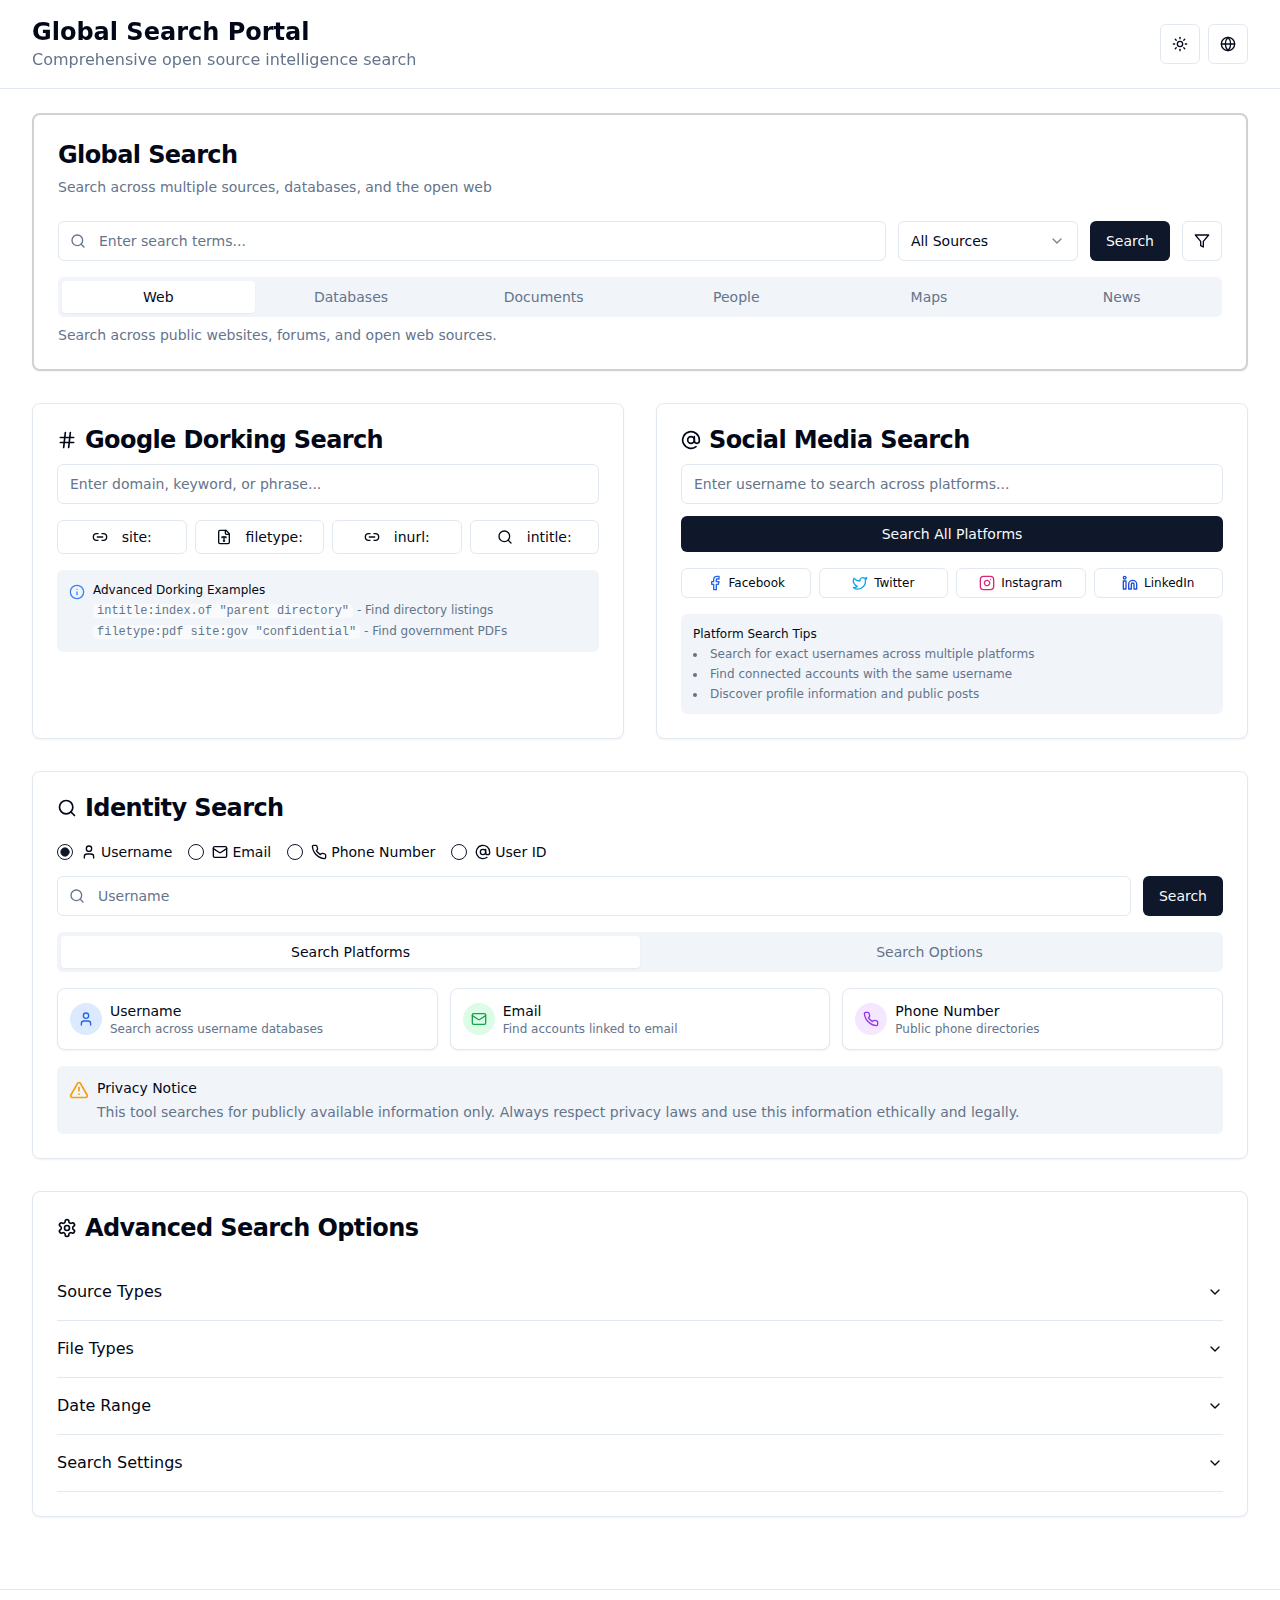
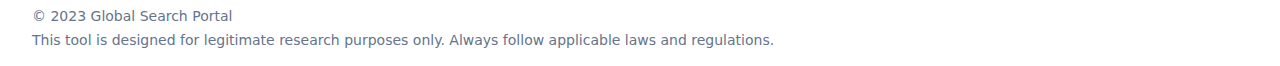
<file: index.html>
<!DOCTYPE html><html lang="en"><head><meta charSet="utf-8"/><meta name="viewport" content="width=device-width, initial-scale=1"/><link rel="stylesheet" href="/_next/static/css/1113c68667948882.css" data-precedence="next"/><link rel="preload" as="script" fetchPriority="low" href="/_next/static/chunks/webpack-8eb6f08a3f25334e.js"/><script src="/_next/static/chunks/fd9d1056-dd504a17eef30e15.js" async=""></script><script src="/_next/static/chunks/117-48ad67b5ecbfb56b.js" async=""></script><script src="/_next/static/chunks/main-app-918b00b052be5eee.js" async=""></script><script src="/_next/static/chunks/757-24c9fbe590bab89e.js" async=""></script><script src="/_next/static/chunks/app/page-e6afb6d4943e7131.js" async=""></script><title>v0 App</title><meta name="description" content="Created with v0"/><meta name="generator" content="v0.dev"/><script src="/_next/static/chunks/polyfills-42372ed130431b0a.js" noModule=""></script></head><body><div class="min-h-screen bg-background"><header class="border-b sticky top-0 z-10 bg-background/95 backdrop-blur supports-[backdrop-filter]:bg-background/60"><div class="container mx-auto py-4 flex justify-between items-center"><div><h1 class="text-2xl font-bold">Global Search Portal</h1><p class="text-muted-foreground">Comprehensive open source intelligence search</p></div><div class="flex items-center"><button class="inline-flex items-center justify-center gap-2 whitespace-nowrap rounded-md text-sm font-medium ring-offset-background transition-colors focus-visible:outline-none focus-visible:ring-2 focus-visible:ring-ring focus-visible:ring-offset-2 disabled:pointer-events-none disabled:opacity-50 [&amp;_svg]:pointer-events-none [&amp;_svg]:size-4 [&amp;_svg]:shrink-0 border border-input bg-background hover:bg-accent hover:text-accent-foreground h-10 w-10" type="button" id="radix-:Rpjsq:" aria-haspopup="menu" aria-expanded="false" data-state="closed"><svg xmlns="http://www.w3.org/2000/svg" width="24" height="24" viewBox="0 0 24 24" fill="none" stroke="currentColor" stroke-width="2" stroke-linecap="round" stroke-linejoin="round" class="lucide lucide-sun h-[1.2rem] w-[1.2rem] rotate-0 scale-100 transition-all dark:-rotate-90 dark:scale-0"><circle cx="12" cy="12" r="4"></circle><path d="M12 2v2"></path><path d="M12 20v2"></path><path d="m4.93 4.93 1.41 1.41"></path><path d="m17.66 17.66 1.41 1.41"></path><path d="M2 12h2"></path><path d="M20 12h2"></path><path d="m6.34 17.66-1.41 1.41"></path><path d="m19.07 4.93-1.41 1.41"></path></svg><svg xmlns="http://www.w3.org/2000/svg" width="24" height="24" viewBox="0 0 24 24" fill="none" stroke="currentColor" stroke-width="2" stroke-linecap="round" stroke-linejoin="round" class="lucide lucide-moon absolute h-[1.2rem] w-[1.2rem] rotate-90 scale-0 transition-all dark:rotate-0 dark:scale-100"><path d="M12 3a6 6 0 0 0 9 9 9 9 0 1 1-9-9Z"></path></svg><span class="sr-only">Toggle theme</span></button><button class="inline-flex items-center justify-center gap-2 whitespace-nowrap rounded-md text-sm font-medium ring-offset-background transition-colors focus-visible:outline-none focus-visible:ring-2 focus-visible:ring-ring focus-visible:ring-offset-2 disabled:pointer-events-none disabled:opacity-50 [&amp;_svg]:pointer-events-none [&amp;_svg]:size-4 [&amp;_svg]:shrink-0 border border-input bg-background hover:bg-accent hover:text-accent-foreground h-10 w-10 ml-2" type="button" id="radix-:R19jsq:" aria-haspopup="menu" aria-expanded="false" data-state="closed"><svg xmlns="http://www.w3.org/2000/svg" width="24" height="24" viewBox="0 0 24 24" fill="none" stroke="currentColor" stroke-width="2" stroke-linecap="round" stroke-linejoin="round" class="lucide lucide-globe h-[1.2rem] w-[1.2rem]"><circle cx="12" cy="12" r="10"></circle><path d="M12 2a14.5 14.5 0 0 0 0 20 14.5 14.5 0 0 0 0-20"></path><path d="M2 12h20"></path></svg><span class="sr-only">Switch language</span></button></div></div></header><main class="container mx-auto py-6 space-y-8"><div class="rounded-lg bg-card text-card-foreground shadow-sm border-2 border-primary/20"><div class="flex flex-col space-y-1.5 p-6"><div class="font-semibold tracking-tight text-2xl">Global Search</div><div class="text-sm text-muted-foreground">Search across multiple sources, databases, and the open web</div></div><div class="p-6 pt-0 space-y-4"><form class="space-y-4"><div class="flex flex-col md:flex-row gap-3"><div class="relative flex-1"><svg xmlns="http://www.w3.org/2000/svg" width="24" height="24" viewBox="0 0 24 24" fill="none" stroke="currentColor" stroke-width="2" stroke-linecap="round" stroke-linejoin="round" class="lucide lucide-search absolute left-3 top-1/2 -translate-y-1/2 text-muted-foreground h-4 w-4"><circle cx="11" cy="11" r="8"></circle><path d="m21 21-4.3-4.3"></path></svg><input type="text" class="flex h-10 w-full rounded-md border border-input bg-background px-3 py-2 text-base ring-offset-background file:border-0 file:bg-transparent file:text-sm file:font-medium file:text-foreground placeholder:text-muted-foreground focus-visible:outline-none focus-visible:ring-2 focus-visible:ring-ring focus-visible:ring-offset-2 disabled:cursor-not-allowed disabled:opacity-50 md:text-sm pl-10" placeholder="Enter search terms..." dir="ltr" value=""/></div><button type="button" role="combobox" aria-controls="radix-:R4m6jsq:" aria-expanded="false" aria-autocomplete="none" dir="ltr" data-state="closed" class="flex h-10 items-center justify-between rounded-md border border-input bg-background px-3 py-2 text-sm ring-offset-background placeholder:text-muted-foreground focus:outline-none focus:ring-2 focus:ring-ring focus:ring-offset-2 disabled:cursor-not-allowed disabled:opacity-50 [&amp;&gt;span]:line-clamp-1 w-full md:w-[180px]"><span style="pointer-events:none"></span><svg xmlns="http://www.w3.org/2000/svg" width="24" height="24" viewBox="0 0 24 24" fill="none" stroke="currentColor" stroke-width="2" stroke-linecap="round" stroke-linejoin="round" class="lucide lucide-chevron-down h-4 w-4 opacity-50" aria-hidden="true"><path d="m6 9 6 6 6-6"></path></svg></button><select aria-hidden="true" tabindex="-1" style="position:absolute;border:0;width:1px;height:1px;padding:0;margin:-1px;overflow:hidden;clip:rect(0, 0, 0, 0);white-space:nowrap;word-wrap:normal"></select><button class="inline-flex items-center justify-center gap-2 whitespace-nowrap rounded-md text-sm font-medium ring-offset-background transition-colors focus-visible:outline-none focus-visible:ring-2 focus-visible:ring-ring focus-visible:ring-offset-2 disabled:pointer-events-none disabled:opacity-50 [&amp;_svg]:pointer-events-none [&amp;_svg]:size-4 [&amp;_svg]:shrink-0 bg-primary text-primary-foreground hover:bg-primary/90 h-10 px-4 py-2" type="submit">Search</button><button class="inline-flex items-center justify-center gap-2 whitespace-nowrap rounded-md text-sm font-medium ring-offset-background transition-colors focus-visible:outline-none focus-visible:ring-2 focus-visible:ring-ring focus-visible:ring-offset-2 disabled:pointer-events-none disabled:opacity-50 [&amp;_svg]:pointer-events-none [&amp;_svg]:size-4 [&amp;_svg]:shrink-0 border border-input bg-background hover:bg-accent hover:text-accent-foreground h-10 w-10" type="button"><svg xmlns="http://www.w3.org/2000/svg" width="24" height="24" viewBox="0 0 24 24" fill="none" stroke="currentColor" stroke-width="2" stroke-linecap="round" stroke-linejoin="round" class="lucide lucide-filter h-4 w-4"><polygon points="22 3 2 3 10 12.46 10 19 14 21 14 12.46 22 3"></polygon></svg></button></div></form><div dir="ltr" data-orientation="horizontal" class="w-full"><div role="tablist" aria-orientation="horizontal" class="h-10 items-center justify-center rounded-md bg-muted p-1 text-muted-foreground grid grid-cols-3 md:grid-cols-6" tabindex="-1" data-orientation="horizontal" style="outline:none"><button type="button" role="tab" aria-selected="true" aria-controls="radix-:Ra6jsq:-content-web" data-state="active" id="radix-:Ra6jsq:-trigger-web" class="inline-flex items-center justify-center whitespace-nowrap rounded-sm px-3 py-1.5 text-sm font-medium ring-offset-background transition-all focus-visible:outline-none focus-visible:ring-2 focus-visible:ring-ring focus-visible:ring-offset-2 disabled:pointer-events-none disabled:opacity-50 data-[state=active]:bg-background data-[state=active]:text-foreground data-[state=active]:shadow-sm" tabindex="-1" data-orientation="horizontal" data-radix-collection-item="">Web</button><button type="button" role="tab" aria-selected="false" aria-controls="radix-:Ra6jsq:-content-databases" data-state="inactive" id="radix-:Ra6jsq:-trigger-databases" class="inline-flex items-center justify-center whitespace-nowrap rounded-sm px-3 py-1.5 text-sm font-medium ring-offset-background transition-all focus-visible:outline-none focus-visible:ring-2 focus-visible:ring-ring focus-visible:ring-offset-2 disabled:pointer-events-none disabled:opacity-50 data-[state=active]:bg-background data-[state=active]:text-foreground data-[state=active]:shadow-sm" tabindex="-1" data-orientation="horizontal" data-radix-collection-item="">Databases</button><button type="button" role="tab" aria-selected="false" aria-controls="radix-:Ra6jsq:-content-documents" data-state="inactive" id="radix-:Ra6jsq:-trigger-documents" class="inline-flex items-center justify-center whitespace-nowrap rounded-sm px-3 py-1.5 text-sm font-medium ring-offset-background transition-all focus-visible:outline-none focus-visible:ring-2 focus-visible:ring-ring focus-visible:ring-offset-2 disabled:pointer-events-none disabled:opacity-50 data-[state=active]:bg-background data-[state=active]:text-foreground data-[state=active]:shadow-sm" tabindex="-1" data-orientation="horizontal" data-radix-collection-item="">Documents</button><button type="button" role="tab" aria-selected="false" aria-controls="radix-:Ra6jsq:-content-people" data-state="inactive" id="radix-:Ra6jsq:-trigger-people" class="inline-flex items-center justify-center whitespace-nowrap rounded-sm px-3 py-1.5 text-sm font-medium ring-offset-background transition-all focus-visible:outline-none focus-visible:ring-2 focus-visible:ring-ring focus-visible:ring-offset-2 disabled:pointer-events-none disabled:opacity-50 data-[state=active]:bg-background data-[state=active]:text-foreground data-[state=active]:shadow-sm" tabindex="-1" data-orientation="horizontal" data-radix-collection-item="">People</button><button type="button" role="tab" aria-selected="false" aria-controls="radix-:Ra6jsq:-content-maps" data-state="inactive" id="radix-:Ra6jsq:-trigger-maps" class="inline-flex items-center justify-center whitespace-nowrap rounded-sm px-3 py-1.5 text-sm font-medium ring-offset-background transition-all focus-visible:outline-none focus-visible:ring-2 focus-visible:ring-ring focus-visible:ring-offset-2 disabled:pointer-events-none disabled:opacity-50 data-[state=active]:bg-background data-[state=active]:text-foreground data-[state=active]:shadow-sm" tabindex="-1" data-orientation="horizontal" data-radix-collection-item="">Maps</button><button type="button" role="tab" aria-selected="false" aria-controls="radix-:Ra6jsq:-content-news" data-state="inactive" id="radix-:Ra6jsq:-trigger-news" class="inline-flex items-center justify-center whitespace-nowrap rounded-sm px-3 py-1.5 text-sm font-medium ring-offset-background transition-all focus-visible:outline-none focus-visible:ring-2 focus-visible:ring-ring focus-visible:ring-offset-2 disabled:pointer-events-none disabled:opacity-50 data-[state=active]:bg-background data-[state=active]:text-foreground data-[state=active]:shadow-sm" tabindex="-1" data-orientation="horizontal" data-radix-collection-item="">News</button></div><div data-state="active" data-orientation="horizontal" role="tabpanel" aria-labelledby="radix-:Ra6jsq:-trigger-web" id="radix-:Ra6jsq:-content-web" tabindex="0" class="ring-offset-background focus-visible:outline-none focus-visible:ring-2 focus-visible:ring-ring focus-visible:ring-offset-2 mt-2" style="animation-duration:0s"><div class="text-sm text-muted-foreground">Search across public websites, forums, and open web sources.</div></div><div data-state="inactive" data-orientation="horizontal" role="tabpanel" aria-labelledby="radix-:Ra6jsq:-trigger-databases" hidden="" id="radix-:Ra6jsq:-content-databases" tabindex="0" class="ring-offset-background focus-visible:outline-none focus-visible:ring-2 focus-visible:ring-ring focus-visible:ring-offset-2 mt-2"></div><div data-state="inactive" data-orientation="horizontal" role="tabpanel" aria-labelledby="radix-:Ra6jsq:-trigger-documents" hidden="" id="radix-:Ra6jsq:-content-documents" tabindex="0" class="ring-offset-background focus-visible:outline-none focus-visible:ring-2 focus-visible:ring-ring focus-visible:ring-offset-2 mt-2"></div><div data-state="inactive" data-orientation="horizontal" role="tabpanel" aria-labelledby="radix-:Ra6jsq:-trigger-people" hidden="" id="radix-:Ra6jsq:-content-people" tabindex="0" class="ring-offset-background focus-visible:outline-none focus-visible:ring-2 focus-visible:ring-ring focus-visible:ring-offset-2 mt-2"></div><div data-state="inactive" data-orientation="horizontal" role="tabpanel" aria-labelledby="radix-:Ra6jsq:-trigger-maps" hidden="" id="radix-:Ra6jsq:-content-maps" tabindex="0" class="ring-offset-background focus-visible:outline-none focus-visible:ring-2 focus-visible:ring-ring focus-visible:ring-offset-2 mt-2"></div><div data-state="inactive" data-orientation="horizontal" role="tabpanel" aria-labelledby="radix-:Ra6jsq:-trigger-news" hidden="" id="radix-:Ra6jsq:-content-news" tabindex="0" class="ring-offset-background focus-visible:outline-none focus-visible:ring-2 focus-visible:ring-ring focus-visible:ring-offset-2 mt-2"></div></div></div></div><div class="grid grid-cols-1 md:grid-cols-2 gap-8"><div class="rounded-lg border bg-card text-card-foreground shadow-sm"><div class="flex flex-col space-y-1.5 p-6 pb-3"><div class="text-2xl font-semibold leading-none tracking-tight flex items-center gap-2"><svg xmlns="http://www.w3.org/2000/svg" width="24" height="24" viewBox="0 0 24 24" fill="none" stroke="currentColor" stroke-width="2" stroke-linecap="round" stroke-linejoin="round" class="lucide lucide-hash h-5 w-5"><line x1="4" x2="20" y1="9" y2="9"></line><line x1="4" x2="20" y1="15" y2="15"></line><line x1="10" x2="8" y1="3" y2="21"></line><line x1="16" x2="14" y1="3" y2="21"></line></svg>Google Dorking Search</div></div><div class="p-6 pt-0"><div class="space-y-4"><div class="flex flex-col gap-3"><input type="text" class="flex h-10 w-full rounded-md border border-input bg-background px-3 py-2 text-base ring-offset-background file:border-0 file:bg-transparent file:text-sm file:font-medium file:text-foreground placeholder:text-muted-foreground focus-visible:outline-none focus-visible:ring-2 focus-visible:ring-ring focus-visible:ring-offset-2 disabled:cursor-not-allowed disabled:opacity-50 md:text-sm" placeholder="Enter domain, keyword, or phrase..." dir="ltr" value=""/></div><div class="grid grid-cols-2 md:grid-cols-4 gap-2"><button class="inline-flex items-center justify-center gap-2 whitespace-nowrap text-sm font-medium ring-offset-background transition-colors focus-visible:outline-none focus-visible:ring-2 focus-visible:ring-ring focus-visible:ring-offset-2 disabled:pointer-events-none disabled:opacity-50 [&amp;_svg]:pointer-events-none [&amp;_svg]:size-4 [&amp;_svg]:shrink-0 border border-input bg-background hover:bg-accent hover:text-accent-foreground rounded-md px-3 h-auto py-1.5" data-state="closed"><svg xmlns="http://www.w3.org/2000/svg" width="24" height="24" viewBox="0 0 24 24" fill="none" stroke="currentColor" stroke-width="2" stroke-linecap="round" stroke-linejoin="round" class="lucide lucide-link2 h-3.5 w-3.5 mr-1.5"><path d="M9 17H7A5 5 0 0 1 7 7h2"></path><path d="M15 7h2a5 5 0 1 1 0 10h-2"></path><line x1="8" x2="16" y1="12" y2="12"></line></svg>site:</button><button class="inline-flex items-center justify-center gap-2 whitespace-nowrap text-sm font-medium ring-offset-background transition-colors focus-visible:outline-none focus-visible:ring-2 focus-visible:ring-ring focus-visible:ring-offset-2 disabled:pointer-events-none disabled:opacity-50 [&amp;_svg]:pointer-events-none [&amp;_svg]:size-4 [&amp;_svg]:shrink-0 border border-input bg-background hover:bg-accent hover:text-accent-foreground rounded-md px-3 h-auto py-1.5" data-state="closed"><svg xmlns="http://www.w3.org/2000/svg" width="24" height="24" viewBox="0 0 24 24" fill="none" stroke="currentColor" stroke-width="2" stroke-linecap="round" stroke-linejoin="round" class="lucide lucide-file-type h-3.5 w-3.5 mr-1.5"><path d="M15 2H6a2 2 0 0 0-2 2v16a2 2 0 0 0 2 2h12a2 2 0 0 0 2-2V7Z"></path><path d="M14 2v4a2 2 0 0 0 2 2h4"></path><path d="M9 13v-1h6v1"></path><path d="M12 12v6"></path><path d="M11 18h2"></path></svg>filetype:</button><button class="inline-flex items-center justify-center gap-2 whitespace-nowrap text-sm font-medium ring-offset-background transition-colors focus-visible:outline-none focus-visible:ring-2 focus-visible:ring-ring focus-visible:ring-offset-2 disabled:pointer-events-none disabled:opacity-50 [&amp;_svg]:pointer-events-none [&amp;_svg]:size-4 [&amp;_svg]:shrink-0 border border-input bg-background hover:bg-accent hover:text-accent-foreground rounded-md px-3 h-auto py-1.5" data-state="closed"><svg xmlns="http://www.w3.org/2000/svg" width="24" height="24" viewBox="0 0 24 24" fill="none" stroke="currentColor" stroke-width="2" stroke-linecap="round" stroke-linejoin="round" class="lucide lucide-link2 h-3.5 w-3.5 mr-1.5"><path d="M9 17H7A5 5 0 0 1 7 7h2"></path><path d="M15 7h2a5 5 0 1 1 0 10h-2"></path><line x1="8" x2="16" y1="12" y2="12"></line></svg>inurl:</button><button class="inline-flex items-center justify-center gap-2 whitespace-nowrap text-sm font-medium ring-offset-background transition-colors focus-visible:outline-none focus-visible:ring-2 focus-visible:ring-ring focus-visible:ring-offset-2 disabled:pointer-events-none disabled:opacity-50 [&amp;_svg]:pointer-events-none [&amp;_svg]:size-4 [&amp;_svg]:shrink-0 border border-input bg-background hover:bg-accent hover:text-accent-foreground rounded-md px-3 h-auto py-1.5" data-state="closed"><svg xmlns="http://www.w3.org/2000/svg" width="24" height="24" viewBox="0 0 24 24" fill="none" stroke="currentColor" stroke-width="2" stroke-linecap="round" stroke-linejoin="round" class="lucide lucide-search h-3.5 w-3.5 mr-1.5"><circle cx="11" cy="11" r="8"></circle><path d="m21 21-4.3-4.3"></path></svg>intitle:</button></div><div class="p-3 bg-muted rounded-md flex gap-2"><svg xmlns="http://www.w3.org/2000/svg" width="24" height="24" viewBox="0 0 24 24" fill="none" stroke="currentColor" stroke-width="2" stroke-linecap="round" stroke-linejoin="round" class="lucide lucide-info h-4 w-4 text-blue-500 shrink-0 mt-0.5"><circle cx="12" cy="12" r="10"></circle><path d="M12 16v-4"></path><path d="M12 8h.01"></path></svg><div class="text-xs"><p class="font-medium">Advanced Dorking Examples</p><p class="text-muted-foreground mt-1"><code class="bg-background/50 px-1 rounded" dir="ltr">intitle:index.of &quot;parent directory&quot;</code> <!-- -->- Find directory listings</p><p class="text-muted-foreground mt-1"><code class="bg-background/50 px-1 rounded" dir="ltr">filetype:pdf site:gov &quot;confidential&quot;</code> <!-- -->- Find government PDFs</p></div></div></div></div></div><div class="rounded-lg border bg-card text-card-foreground shadow-sm"><div class="flex flex-col space-y-1.5 p-6 pb-3"><div class="text-2xl font-semibold leading-none tracking-tight flex items-center gap-2"><svg xmlns="http://www.w3.org/2000/svg" width="24" height="24" viewBox="0 0 24 24" fill="none" stroke="currentColor" stroke-width="2" stroke-linecap="round" stroke-linejoin="round" class="lucide lucide-at-sign h-5 w-5"><circle cx="12" cy="12" r="4"></circle><path d="M16 8v5a3 3 0 0 0 6 0v-1a10 10 0 1 0-4 8"></path></svg>Social Media Search</div></div><div class="p-6 pt-0"><div class="space-y-4"><div class="flex flex-col gap-3"><input type="text" class="flex h-10 w-full rounded-md border border-input bg-background px-3 py-2 text-base ring-offset-background file:border-0 file:bg-transparent file:text-sm file:font-medium file:text-foreground placeholder:text-muted-foreground focus-visible:outline-none focus-visible:ring-2 focus-visible:ring-ring focus-visible:ring-offset-2 disabled:cursor-not-allowed disabled:opacity-50 md:text-sm" placeholder="Enter username to search across platforms..." dir="ltr" value=""/><button class="inline-flex items-center justify-center gap-2 whitespace-nowrap text-sm font-medium ring-offset-background transition-colors focus-visible:outline-none focus-visible:ring-2 focus-visible:ring-ring focus-visible:ring-offset-2 disabled:pointer-events-none disabled:opacity-50 [&amp;_svg]:pointer-events-none [&amp;_svg]:size-4 [&amp;_svg]:shrink-0 bg-primary text-primary-foreground hover:bg-primary/90 h-9 rounded-md px-3">Search All Platforms</button></div><div class="grid grid-cols-3 md:grid-cols-4 gap-2"><button class="whitespace-nowrap text-sm font-medium ring-offset-background transition-colors focus-visible:outline-none focus-visible:ring-2 focus-visible:ring-ring focus-visible:ring-offset-2 disabled:pointer-events-none disabled:opacity-50 [&amp;_svg]:pointer-events-none [&amp;_svg]:size-4 [&amp;_svg]:shrink-0 border border-input bg-background hover:bg-accent hover:text-accent-foreground rounded-md px-3 h-auto py-1.5 flex items-center justify-center gap-1.5"><svg xmlns="http://www.w3.org/2000/svg" width="24" height="24" viewBox="0 0 24 24" fill="none" stroke="currentColor" stroke-width="2" stroke-linecap="round" stroke-linejoin="round" class="lucide lucide-facebook h-3.5 w-3.5 text-blue-600"><path d="M18 2h-3a5 5 0 0 0-5 5v3H7v4h3v8h4v-8h3l1-4h-4V7a1 1 0 0 1 1-1h3z"></path></svg><span class="text-xs">Facebook</span></button><button class="whitespace-nowrap text-sm font-medium ring-offset-background transition-colors focus-visible:outline-none focus-visible:ring-2 focus-visible:ring-ring focus-visible:ring-offset-2 disabled:pointer-events-none disabled:opacity-50 [&amp;_svg]:pointer-events-none [&amp;_svg]:size-4 [&amp;_svg]:shrink-0 border border-input bg-background hover:bg-accent hover:text-accent-foreground rounded-md px-3 h-auto py-1.5 flex items-center justify-center gap-1.5"><svg xmlns="http://www.w3.org/2000/svg" width="24" height="24" viewBox="0 0 24 24" fill="none" stroke="currentColor" stroke-width="2" stroke-linecap="round" stroke-linejoin="round" class="lucide lucide-twitter h-3.5 w-3.5 text-sky-500"><path d="M22 4s-.7 2.1-2 3.4c1.6 10-9.4 17.3-18 11.6 2.2.1 4.4-.6 6-2C3 15.5.5 9.6 3 5c2.2 2.6 5.6 4.1 9 4-.9-4.2 4-6.6 7-3.8 1.1 0 3-1.2 3-1.2z"></path></svg><span class="text-xs">Twitter</span></button><button class="whitespace-nowrap text-sm font-medium ring-offset-background transition-colors focus-visible:outline-none focus-visible:ring-2 focus-visible:ring-ring focus-visible:ring-offset-2 disabled:pointer-events-none disabled:opacity-50 [&amp;_svg]:pointer-events-none [&amp;_svg]:size-4 [&amp;_svg]:shrink-0 border border-input bg-background hover:bg-accent hover:text-accent-foreground rounded-md px-3 h-auto py-1.5 flex items-center justify-center gap-1.5"><svg xmlns="http://www.w3.org/2000/svg" width="24" height="24" viewBox="0 0 24 24" fill="none" stroke="currentColor" stroke-width="2" stroke-linecap="round" stroke-linejoin="round" class="lucide lucide-instagram h-3.5 w-3.5 text-pink-600"><rect width="20" height="20" x="2" y="2" rx="5" ry="5"></rect><path d="M16 11.37A4 4 0 1 1 12.63 8 4 4 0 0 1 16 11.37z"></path><line x1="17.5" x2="17.51" y1="6.5" y2="6.5"></line></svg><span class="text-xs">Instagram</span></button><button class="whitespace-nowrap text-sm font-medium ring-offset-background transition-colors focus-visible:outline-none focus-visible:ring-2 focus-visible:ring-ring focus-visible:ring-offset-2 disabled:pointer-events-none disabled:opacity-50 [&amp;_svg]:pointer-events-none [&amp;_svg]:size-4 [&amp;_svg]:shrink-0 border border-input bg-background hover:bg-accent hover:text-accent-foreground rounded-md px-3 h-auto py-1.5 flex items-center justify-center gap-1.5"><svg xmlns="http://www.w3.org/2000/svg" width="24" height="24" viewBox="0 0 24 24" fill="none" stroke="currentColor" stroke-width="2" stroke-linecap="round" stroke-linejoin="round" class="lucide lucide-linkedin h-3.5 w-3.5 text-blue-700"><path d="M16 8a6 6 0 0 1 6 6v7h-4v-7a2 2 0 0 0-2-2 2 2 0 0 0-2 2v7h-4v-7a6 6 0 0 1 6-6z"></path><rect width="4" height="12" x="2" y="9"></rect><circle cx="4" cy="4" r="2"></circle></svg><span class="text-xs">LinkedIn</span></button></div><div class="p-3 bg-muted rounded-md text-xs"><p class="font-medium">Platform Search Tips</p><ul class="mt-1 space-y-1 text-muted-foreground list-disc list-inside"><li>Search for exact usernames across multiple platforms</li><li>Find connected accounts with the same username</li><li>Discover profile information and public posts</li></ul></div></div></div></div></div><div class="rounded-lg border bg-card text-card-foreground shadow-sm"><div class="flex flex-col space-y-1.5 p-6"><div class="text-2xl font-semibold leading-none tracking-tight flex items-center gap-2"><svg xmlns="http://www.w3.org/2000/svg" width="24" height="24" viewBox="0 0 24 24" fill="none" stroke="currentColor" stroke-width="2" stroke-linecap="round" stroke-linejoin="round" class="lucide lucide-search h-5 w-5"><circle cx="11" cy="11" r="8"></circle><path d="m21 21-4.3-4.3"></path></svg>Identity Search</div></div><div class="p-6 pt-0"><div class="space-y-4"><div class="flex flex-col space-y-2"><div role="radiogroup" aria-required="false" dir="ltr" class="flex flex-wrap gap-4" tabindex="-1" style="outline:none"><div class="flex items-center space-x-2"><button type="button" role="radio" aria-checked="true" data-state="checked" value="username" class="aspect-square h-4 w-4 rounded-full border border-primary text-primary ring-offset-background focus:outline-none focus-visible:ring-2 focus-visible:ring-ring focus-visible:ring-offset-2 disabled:cursor-not-allowed disabled:opacity-50" id="username" tabindex="-1" data-radix-collection-item=""><span data-state="checked" class="flex items-center justify-center"><svg xmlns="http://www.w3.org/2000/svg" width="24" height="24" viewBox="0 0 24 24" fill="none" stroke="currentColor" stroke-width="2" stroke-linecap="round" stroke-linejoin="round" class="lucide lucide-circle h-2.5 w-2.5 fill-current text-current"><circle cx="12" cy="12" r="10"></circle></svg></span></button><input type="radio" aria-hidden="true" style="transform:translateX(-100%);position:absolute;pointer-events:none;opacity:0;margin:0" tabindex="-1" checked="" value="username"/><label class="text-sm font-medium leading-none peer-disabled:cursor-not-allowed peer-disabled:opacity-70 flex items-center gap-1" for="username"><svg xmlns="http://www.w3.org/2000/svg" width="24" height="24" viewBox="0 0 24 24" fill="none" stroke="currentColor" stroke-width="2" stroke-linecap="round" stroke-linejoin="round" class="lucide lucide-user h-4 w-4"><path d="M19 21v-2a4 4 0 0 0-4-4H9a4 4 0 0 0-4 4v2"></path><circle cx="12" cy="7" r="4"></circle></svg> <!-- -->Username</label></div><div class="flex items-center space-x-2"><button type="button" role="radio" aria-checked="false" data-state="unchecked" value="email" class="aspect-square h-4 w-4 rounded-full border border-primary text-primary ring-offset-background focus:outline-none focus-visible:ring-2 focus-visible:ring-ring focus-visible:ring-offset-2 disabled:cursor-not-allowed disabled:opacity-50" id="email" tabindex="-1" data-radix-collection-item=""></button><input type="radio" aria-hidden="true" style="transform:translateX(-100%);position:absolute;pointer-events:none;opacity:0;margin:0" tabindex="-1" value="email"/><label class="text-sm font-medium leading-none peer-disabled:cursor-not-allowed peer-disabled:opacity-70 flex items-center gap-1" for="email"><svg xmlns="http://www.w3.org/2000/svg" width="24" height="24" viewBox="0 0 24 24" fill="none" stroke="currentColor" stroke-width="2" stroke-linecap="round" stroke-linejoin="round" class="lucide lucide-mail h-4 w-4"><rect width="20" height="16" x="2" y="4" rx="2"></rect><path d="m22 7-8.97 5.7a1.94 1.94 0 0 1-2.06 0L2 7"></path></svg> <!-- -->Email</label></div><div class="flex items-center space-x-2"><button type="button" role="radio" aria-checked="false" data-state="unchecked" value="phone" class="aspect-square h-4 w-4 rounded-full border border-primary text-primary ring-offset-background focus:outline-none focus-visible:ring-2 focus-visible:ring-ring focus-visible:ring-offset-2 disabled:cursor-not-allowed disabled:opacity-50" id="phone" tabindex="-1" data-radix-collection-item=""></button><input type="radio" aria-hidden="true" style="transform:translateX(-100%);position:absolute;pointer-events:none;opacity:0;margin:0" tabindex="-1" value="phone"/><label class="text-sm font-medium leading-none peer-disabled:cursor-not-allowed peer-disabled:opacity-70 flex items-center gap-1" for="phone"><svg xmlns="http://www.w3.org/2000/svg" width="24" height="24" viewBox="0 0 24 24" fill="none" stroke="currentColor" stroke-width="2" stroke-linecap="round" stroke-linejoin="round" class="lucide lucide-phone h-4 w-4"><path d="M22 16.92v3a2 2 0 0 1-2.18 2 19.79 19.79 0 0 1-8.63-3.07 19.5 19.5 0 0 1-6-6 19.79 19.79 0 0 1-3.07-8.67A2 2 0 0 1 4.11 2h3a2 2 0 0 1 2 1.72 12.84 12.84 0 0 0 .7 2.81 2 2 0 0 1-.45 2.11L8.09 9.91a16 16 0 0 0 6 6l1.27-1.27a2 2 0 0 1 2.11-.45 12.84 12.84 0 0 0 2.81.7A2 2 0 0 1 22 16.92z"></path></svg> <!-- -->Phone Number</label></div><div class="flex items-center space-x-2"><button type="button" role="radio" aria-checked="false" data-state="unchecked" value="id" class="aspect-square h-4 w-4 rounded-full border border-primary text-primary ring-offset-background focus:outline-none focus-visible:ring-2 focus-visible:ring-ring focus-visible:ring-offset-2 disabled:cursor-not-allowed disabled:opacity-50" id="id" tabindex="-1" data-radix-collection-item=""></button><input type="radio" aria-hidden="true" style="transform:translateX(-100%);position:absolute;pointer-events:none;opacity:0;margin:0" tabindex="-1" value="id"/><label class="text-sm font-medium leading-none peer-disabled:cursor-not-allowed peer-disabled:opacity-70 flex items-center gap-1" for="id"><svg xmlns="http://www.w3.org/2000/svg" width="24" height="24" viewBox="0 0 24 24" fill="none" stroke="currentColor" stroke-width="2" stroke-linecap="round" stroke-linejoin="round" class="lucide lucide-at-sign h-4 w-4"><circle cx="12" cy="12" r="4"></circle><path d="M16 8v5a3 3 0 0 0 6 0v-1a10 10 0 1 0-4 8"></path></svg> <!-- -->User ID</label></div></div></div><div class="flex flex-col md:flex-row gap-3"><div class="relative flex-1"><svg xmlns="http://www.w3.org/2000/svg" width="24" height="24" viewBox="0 0 24 24" fill="none" stroke="currentColor" stroke-width="2" stroke-linecap="round" stroke-linejoin="round" class="lucide lucide-search absolute left-3 top-1/2 -translate-y-1/2 text-muted-foreground h-4 w-4"><circle cx="11" cy="11" r="8"></circle><path d="m21 21-4.3-4.3"></path></svg><input type="text" class="flex h-10 w-full rounded-md border border-input bg-background px-3 py-2 text-base ring-offset-background file:border-0 file:bg-transparent file:text-sm file:font-medium file:text-foreground placeholder:text-muted-foreground focus-visible:outline-none focus-visible:ring-2 focus-visible:ring-ring focus-visible:ring-offset-2 disabled:cursor-not-allowed disabled:opacity-50 md:text-sm pl-10" placeholder="Username" dir="ltr" value=""/></div><button class="inline-flex items-center justify-center gap-2 whitespace-nowrap rounded-md text-sm font-medium ring-offset-background transition-colors focus-visible:outline-none focus-visible:ring-2 focus-visible:ring-ring focus-visible:ring-offset-2 disabled:pointer-events-none disabled:opacity-50 [&amp;_svg]:pointer-events-none [&amp;_svg]:size-4 [&amp;_svg]:shrink-0 bg-primary text-primary-foreground hover:bg-primary/90 h-10 px-4 py-2">Search</button></div><div dir="ltr" data-orientation="horizontal"><div role="tablist" aria-orientation="horizontal" class="h-10 items-center justify-center rounded-md bg-muted p-1 text-muted-foreground grid grid-cols-2 w-full" tabindex="-1" data-orientation="horizontal" style="outline:none"><button type="button" role="tab" aria-selected="true" aria-controls="radix-:Reejsq:-content-platforms" data-state="active" id="radix-:Reejsq:-trigger-platforms" class="inline-flex items-center justify-center whitespace-nowrap rounded-sm px-3 py-1.5 text-sm font-medium ring-offset-background transition-all focus-visible:outline-none focus-visible:ring-2 focus-visible:ring-ring focus-visible:ring-offset-2 disabled:pointer-events-none disabled:opacity-50 data-[state=active]:bg-background data-[state=active]:text-foreground data-[state=active]:shadow-sm" tabindex="-1" data-orientation="horizontal" data-radix-collection-item="">Search Platforms</button><button type="button" role="tab" aria-selected="false" aria-controls="radix-:Reejsq:-content-options" data-state="inactive" id="radix-:Reejsq:-trigger-options" class="inline-flex items-center justify-center whitespace-nowrap rounded-sm px-3 py-1.5 text-sm font-medium ring-offset-background transition-all focus-visible:outline-none focus-visible:ring-2 focus-visible:ring-ring focus-visible:ring-offset-2 disabled:pointer-events-none disabled:opacity-50 data-[state=active]:bg-background data-[state=active]:text-foreground data-[state=active]:shadow-sm" tabindex="-1" data-orientation="horizontal" data-radix-collection-item="">Search Options</button></div><div data-state="active" data-orientation="horizontal" role="tabpanel" aria-labelledby="radix-:Reejsq:-trigger-platforms" id="radix-:Reejsq:-content-platforms" tabindex="0" class="ring-offset-background focus-visible:outline-none focus-visible:ring-2 focus-visible:ring-ring focus-visible:ring-offset-2 mt-4" style="animation-duration:0s"><div class="grid grid-cols-2 md:grid-cols-3 gap-3"><div class="rounded-lg border bg-card text-card-foreground shadow-sm p-3"><div class="flex items-center gap-2"><div class="h-8 w-8 rounded-full bg-blue-100 dark:bg-blue-900 flex items-center justify-center"><svg xmlns="http://www.w3.org/2000/svg" width="24" height="24" viewBox="0 0 24 24" fill="none" stroke="currentColor" stroke-width="2" stroke-linecap="round" stroke-linejoin="round" class="lucide lucide-user h-4 w-4 text-blue-600 dark:text-blue-300"><path d="M19 21v-2a4 4 0 0 0-4-4H9a4 4 0 0 0-4 4v2"></path><circle cx="12" cy="7" r="4"></circle></svg></div><div><h3 class="text-sm font-medium">Username</h3><p class="text-xs text-muted-foreground">Search across username databases</p></div></div></div><div class="rounded-lg border bg-card text-card-foreground shadow-sm p-3"><div class="flex items-center gap-2"><div class="h-8 w-8 rounded-full bg-green-100 dark:bg-green-900 flex items-center justify-center"><svg xmlns="http://www.w3.org/2000/svg" width="24" height="24" viewBox="0 0 24 24" fill="none" stroke="currentColor" stroke-width="2" stroke-linecap="round" stroke-linejoin="round" class="lucide lucide-mail h-4 w-4 text-green-600 dark:text-green-300"><rect width="20" height="16" x="2" y="4" rx="2"></rect><path d="m22 7-8.97 5.7a1.94 1.94 0 0 1-2.06 0L2 7"></path></svg></div><div><h3 class="text-sm font-medium">Email</h3><p class="text-xs text-muted-foreground">Find accounts linked to email</p></div></div></div><div class="rounded-lg border bg-card text-card-foreground shadow-sm p-3"><div class="flex items-center gap-2"><div class="h-8 w-8 rounded-full bg-purple-100 dark:bg-purple-900 flex items-center justify-center"><svg xmlns="http://www.w3.org/2000/svg" width="24" height="24" viewBox="0 0 24 24" fill="none" stroke="currentColor" stroke-width="2" stroke-linecap="round" stroke-linejoin="round" class="lucide lucide-phone h-4 w-4 text-purple-600 dark:text-purple-300"><path d="M22 16.92v3a2 2 0 0 1-2.18 2 19.79 19.79 0 0 1-8.63-3.07 19.5 19.5 0 0 1-6-6 19.79 19.79 0 0 1-3.07-8.67A2 2 0 0 1 4.11 2h3a2 2 0 0 1 2 1.72 12.84 12.84 0 0 0 .7 2.81 2 2 0 0 1-.45 2.11L8.09 9.91a16 16 0 0 0 6 6l1.27-1.27a2 2 0 0 1 2.11-.45 12.84 12.84 0 0 0 2.81.7A2 2 0 0 1 22 16.92z"></path></svg></div><div><h3 class="text-sm font-medium">Phone Number</h3><p class="text-xs text-muted-foreground">Public phone directories</p></div></div></div></div></div><div data-state="inactive" data-orientation="horizontal" role="tabpanel" aria-labelledby="radix-:Reejsq:-trigger-options" hidden="" id="radix-:Reejsq:-content-options" tabindex="0" class="ring-offset-background focus-visible:outline-none focus-visible:ring-2 focus-visible:ring-ring focus-visible:ring-offset-2 mt-4"></div></div><div class="p-3 bg-muted rounded-md flex gap-2"><svg xmlns="http://www.w3.org/2000/svg" width="24" height="24" viewBox="0 0 24 24" fill="none" stroke="currentColor" stroke-width="2" stroke-linecap="round" stroke-linejoin="round" class="lucide lucide-triangle-alert h-5 w-5 text-amber-500 shrink-0 mt-0.5"><path d="m21.73 18-8-14a2 2 0 0 0-3.48 0l-8 14A2 2 0 0 0 4 21h16a2 2 0 0 0 1.73-3"></path><path d="M12 9v4"></path><path d="M12 17h.01"></path></svg><div class="text-sm"><p class="font-medium">Privacy Notice</p><p class="text-muted-foreground mt-1">This tool searches for publicly available information only. Always respect privacy laws and use this information ethically and legally.</p></div></div></div></div></div><div class="rounded-lg border bg-card text-card-foreground shadow-sm"><div class="flex flex-col space-y-1.5 p-6"><div class="text-2xl font-semibold leading-none tracking-tight flex items-center gap-2"><svg xmlns="http://www.w3.org/2000/svg" width="24" height="24" viewBox="0 0 24 24" fill="none" stroke="currentColor" stroke-width="2" stroke-linecap="round" stroke-linejoin="round" class="lucide lucide-settings h-5 w-5"><path d="M12.22 2h-.44a2 2 0 0 0-2 2v.18a2 2 0 0 1-1 1.73l-.43.25a2 2 0 0 1-2 0l-.15-.08a2 2 0 0 0-2.73.73l-.22.38a2 2 0 0 0 .73 2.73l.15.1a2 2 0 0 1 1 1.72v.51a2 2 0 0 1-1 1.74l-.15.09a2 2 0 0 0-.73 2.73l.22.38a2 2 0 0 0 2.73.73l.15-.08a2 2 0 0 1 2 0l.43.25a2 2 0 0 1 1 1.73V20a2 2 0 0 0 2 2h.44a2 2 0 0 0 2-2v-.18a2 2 0 0 1 1-1.73l.43-.25a2 2 0 0 1 2 0l.15.08a2 2 0 0 0 2.73-.73l.22-.39a2 2 0 0 0-.73-2.73l-.15-.08a2 2 0 0 1-1-1.74v-.5a2 2 0 0 1 1-1.74l.15-.09a2 2 0 0 0 .73-2.73l-.22-.38a2 2 0 0 0-2.73-.73l-.15.08a2 2 0 0 1-2 0l-.43-.25a2 2 0 0 1-1-1.73V4a2 2 0 0 0-2-2z"></path><circle cx="12" cy="12" r="3"></circle></svg>Advanced Search Options</div></div><div class="p-6 pt-0"><div class="w-full" data-orientation="vertical"><div data-state="closed" data-orientation="vertical" class="border-b"><h3 data-orientation="vertical" data-state="closed" class="flex"><button type="button" aria-controls="radix-:R16ijsq:" aria-expanded="false" data-state="closed" data-orientation="vertical" id="radix-:R6ijsq:" class="flex flex-1 items-center justify-between py-4 font-medium transition-all hover:underline [&amp;[data-state=open]&gt;svg]:rotate-180" data-radix-collection-item="">Source Types<svg xmlns="http://www.w3.org/2000/svg" width="24" height="24" viewBox="0 0 24 24" fill="none" stroke="currentColor" stroke-width="2" stroke-linecap="round" stroke-linejoin="round" class="lucide lucide-chevron-down h-4 w-4 shrink-0 transition-transform duration-200"><path d="m6 9 6 6 6-6"></path></svg></button></h3><div data-state="closed" id="radix-:R16ijsq:" hidden="" role="region" aria-labelledby="radix-:R6ijsq:" data-orientation="vertical" class="overflow-hidden text-sm transition-all data-[state=closed]:animate-accordion-up data-[state=open]:animate-accordion-down" style="--radix-accordion-content-height:var(--radix-collapsible-content-height);--radix-accordion-content-width:var(--radix-collapsible-content-width)"></div></div><div data-state="closed" data-orientation="vertical" class="border-b"><h3 data-orientation="vertical" data-state="closed" class="flex"><button type="button" aria-controls="radix-:R1aijsq:" aria-expanded="false" data-state="closed" data-orientation="vertical" id="radix-:Raijsq:" class="flex flex-1 items-center justify-between py-4 font-medium transition-all hover:underline [&amp;[data-state=open]&gt;svg]:rotate-180" data-radix-collection-item="">File Types<svg xmlns="http://www.w3.org/2000/svg" width="24" height="24" viewBox="0 0 24 24" fill="none" stroke="currentColor" stroke-width="2" stroke-linecap="round" stroke-linejoin="round" class="lucide lucide-chevron-down h-4 w-4 shrink-0 transition-transform duration-200"><path d="m6 9 6 6 6-6"></path></svg></button></h3><div data-state="closed" id="radix-:R1aijsq:" hidden="" role="region" aria-labelledby="radix-:Raijsq:" data-orientation="vertical" class="overflow-hidden text-sm transition-all data-[state=closed]:animate-accordion-up data-[state=open]:animate-accordion-down" style="--radix-accordion-content-height:var(--radix-collapsible-content-height);--radix-accordion-content-width:var(--radix-collapsible-content-width)"></div></div><div data-state="closed" data-orientation="vertical" class="border-b"><h3 data-orientation="vertical" data-state="closed" class="flex"><button type="button" aria-controls="radix-:R1eijsq:" aria-expanded="false" data-state="closed" data-orientation="vertical" id="radix-:Reijsq:" class="flex flex-1 items-center justify-between py-4 font-medium transition-all hover:underline [&amp;[data-state=open]&gt;svg]:rotate-180" data-radix-collection-item="">Date Range<svg xmlns="http://www.w3.org/2000/svg" width="24" height="24" viewBox="0 0 24 24" fill="none" stroke="currentColor" stroke-width="2" stroke-linecap="round" stroke-linejoin="round" class="lucide lucide-chevron-down h-4 w-4 shrink-0 transition-transform duration-200"><path d="m6 9 6 6 6-6"></path></svg></button></h3><div data-state="closed" id="radix-:R1eijsq:" hidden="" role="region" aria-labelledby="radix-:Reijsq:" data-orientation="vertical" class="overflow-hidden text-sm transition-all data-[state=closed]:animate-accordion-up data-[state=open]:animate-accordion-down" style="--radix-accordion-content-height:var(--radix-collapsible-content-height);--radix-accordion-content-width:var(--radix-collapsible-content-width)"></div></div><div data-state="closed" data-orientation="vertical" class="border-b"><h3 data-orientation="vertical" data-state="closed" class="flex"><button type="button" aria-controls="radix-:R1iijsq:" aria-expanded="false" data-state="closed" data-orientation="vertical" id="radix-:Riijsq:" class="flex flex-1 items-center justify-between py-4 font-medium transition-all hover:underline [&amp;[data-state=open]&gt;svg]:rotate-180" data-radix-collection-item="">Search Settings<svg xmlns="http://www.w3.org/2000/svg" width="24" height="24" viewBox="0 0 24 24" fill="none" stroke="currentColor" stroke-width="2" stroke-linecap="round" stroke-linejoin="round" class="lucide lucide-chevron-down h-4 w-4 shrink-0 transition-transform duration-200"><path d="m6 9 6 6 6-6"></path></svg></button></h3><div data-state="closed" id="radix-:R1iijsq:" hidden="" role="region" aria-labelledby="radix-:Riijsq:" data-orientation="vertical" class="overflow-hidden text-sm transition-all data-[state=closed]:animate-accordion-up data-[state=open]:animate-accordion-down" style="--radix-accordion-content-height:var(--radix-collapsible-content-height);--radix-accordion-content-width:var(--radix-collapsible-content-width)"></div></div></div></div></div></main><footer class="border-t mt-12"><div class="container mx-auto py-4 text-sm text-muted-foreground"><p>© 2023 Global Search Portal</p><p class="mt-1">This tool is designed for legitimate research purposes only. Always follow applicable laws and regulations.</p></div></footer></div><script src="/_next/static/chunks/webpack-8eb6f08a3f25334e.js" async=""></script><script>(self.__next_f=self.__next_f||[]).push([0]);self.__next_f.push([2,null])</script><script>self.__next_f.push([1,"1:HL[\"/_next/static/css/1113c68667948882.css\",\"style\"]\n"])</script><script>self.__next_f.push([1,"2:I[2846,[],\"\"]\n4:I[2798,[\"757\",\"static/chunks/757-24c9fbe590bab89e.js\",\"931\",\"static/chunks/app/page-e6afb6d4943e7131.js\"],\"ThemeProvider\"]\n5:I[4880,[\"757\",\"static/chunks/757-24c9fbe590bab89e.js\",\"931\",\"static/chunks/app/page-e6afb6d4943e7131.js\"],\"LanguageProvider\"]\n6:I[4748,[\"757\",\"static/chunks/757-24c9fbe590bab89e.js\",\"931\",\"static/chunks/app/page-e6afb6d4943e7131.js\"],\"Header\"]\n7:I[8770,[\"757\",\"static/chunks/757-24c9fbe590bab89e.js\",\"931\",\"static/chunks/app/page-e6afb6d4943e7131.js\"],\"MainSearchSection\"]\n8:I[1907,[\"757\",\"static/chunks/757-24c9fbe590bab89e.js\",\"931\",\"static/chunks/app/page-e6afb6d4943e7131.js\"],\"DorkingSearchSection\"]\n9:I[1992,[\"757\",\"static/chunks/757-24c9fbe590bab89e.js\",\"931\",\"static/chunks/app/page-e6afb6d4943e7131.js\"],\"SocialMediaSearchSection\"]\na:I[2772,[\"757\",\"static/chunks/757-24c9fbe590bab89e.js\",\"931\",\"static/chunks/app/page-e6afb6d4943e7131.js\"],\"IdentitySearchSection\"]\nb:I[2794,[\"757\",\"static/chunks/757-24c9fbe590bab89e.js\",\"931\",\"static/chunks/app/page-e6afb6d4943e7131.js\"],\"AdvancedSearchSection\"]\nc:I[3284,[\"757\",\"static/chunks/757-24c9fbe590bab89e.js\",\"931\",\"static/chunks/app/page-e6afb6d4943e7131.js\"],\"Footer\"]\nd:I[4707,[],\"\"]\ne:I[6423,[],\"\"]\n10:I[1060,[],\"\"]\n11:[]\n"])</script><script>self.__next_f.push([1,"0:[\"$\",\"$L2\",null,{\"buildId\":\"TmZ-f3axCjCC96XkqaQkq\",\"assetPrefix\":\"\",\"urlParts\":[\"\",\"\"],\"initialTree\":[\"\",{\"children\":[\"__PAGE__\",{}]},\"$undefined\",\"$undefined\",true],\"initialSeedData\":[\"\",{\"children\":[\"__PAGE__\",{},[[\"$L3\",[\"$\",\"$L4\",null,{\"attribute\":\"class\",\"defaultTheme\":\"system\",\"enableSystem\":true,\"children\":[\"$\",\"$L5\",null,{\"children\":[\"$\",\"div\",null,{\"className\":\"min-h-screen bg-background\",\"children\":[[\"$\",\"$L6\",null,{}],[\"$\",\"main\",null,{\"className\":\"container mx-auto py-6 space-y-8\",\"children\":[[\"$\",\"$L7\",null,{}],[\"$\",\"div\",null,{\"className\":\"grid grid-cols-1 md:grid-cols-2 gap-8\",\"children\":[[\"$\",\"$L8\",null,{}],[\"$\",\"$L9\",null,{}]]}],[\"$\",\"$La\",null,{}],[\"$\",\"$Lb\",null,{}]]}],[\"$\",\"$Lc\",null,{}]]}]}]}],null],null],null]},[[[[\"$\",\"link\",\"0\",{\"rel\":\"stylesheet\",\"href\":\"/_next/static/css/1113c68667948882.css\",\"precedence\":\"next\",\"crossOrigin\":\"$undefined\"}]],[\"$\",\"html\",null,{\"lang\":\"en\",\"children\":[\"$\",\"body\",null,{\"children\":[\"$\",\"$Ld\",null,{\"parallelRouterKey\":\"children\",\"segmentPath\":[\"children\"],\"error\":\"$undefined\",\"errorStyles\":\"$undefined\",\"errorScripts\":\"$undefined\",\"template\":[\"$\",\"$Le\",null,{}],\"templateStyles\":\"$undefined\",\"templateScripts\":\"$undefined\",\"notFound\":[[\"$\",\"title\",null,{\"children\":\"404: This page could not be found.\"}],[\"$\",\"div\",null,{\"style\":{\"fontFamily\":\"system-ui,\\\"Segoe UI\\\",Roboto,Helvetica,Arial,sans-serif,\\\"Apple Color Emoji\\\",\\\"Segoe UI Emoji\\\"\",\"height\":\"100vh\",\"textAlign\":\"center\",\"display\":\"flex\",\"flexDirection\":\"column\",\"alignItems\":\"center\",\"justifyContent\":\"center\"},\"children\":[\"$\",\"div\",null,{\"children\":[[\"$\",\"style\",null,{\"dangerouslySetInnerHTML\":{\"__html\":\"body{color:#000;background:#fff;margin:0}.next-error-h1{border-right:1px solid rgba(0,0,0,.3)}@media (prefers-color-scheme:dark){body{color:#fff;background:#000}.next-error-h1{border-right:1px solid rgba(255,255,255,.3)}}\"}}],[\"$\",\"h1\",null,{\"className\":\"next-error-h1\",\"style\":{\"display\":\"inline-block\",\"margin\":\"0 20px 0 0\",\"padding\":\"0 23px 0 0\",\"fontSize\":24,\"fontWeight\":500,\"verticalAlign\":\"top\",\"lineHeight\":\"49px\"},\"children\":\"404\"}],[\"$\",\"div\",null,{\"style\":{\"display\":\"inline-block\"},\"children\":[\"$\",\"h2\",null,{\"style\":{\"fontSize\":14,\"fontWeight\":400,\"lineHeight\":\"49px\",\"margin\":0},\"children\":\"This page could not be found.\"}]}]]}]}]],\"notFoundStyles\":[]}]}]}]],null],null],\"couldBeIntercepted\":false,\"initialHead\":[null,\"$Lf\"],\"globalErrorComponent\":\"$10\",\"missingSlots\":\"$W11\"}]\n"])</script><script>self.__next_f.push([1,"f:[[\"$\",\"meta\",\"0\",{\"name\":\"viewport\",\"content\":\"width=device-width, initial-scale=1\"}],[\"$\",\"meta\",\"1\",{\"charSet\":\"utf-8\"}],[\"$\",\"title\",\"2\",{\"children\":\"v0 App\"}],[\"$\",\"meta\",\"3\",{\"name\":\"description\",\"content\":\"Created with v0\"}],[\"$\",\"meta\",\"4\",{\"name\":\"generator\",\"content\":\"v0.dev\"}]]\n3:null\n"])</script></body></html>
</file>
<file: _next/static/css/1113c68667948882.css>
*,:after,:before{--tw-border-spacing-x:0;--tw-border-spacing-y:0;--tw-translate-x:0;--tw-translate-y:0;--tw-rotate:0;--tw-skew-x:0;--tw-skew-y:0;--tw-scale-x:1;--tw-scale-y:1;--tw-pan-x: ;--tw-pan-y: ;--tw-pinch-zoom: ;--tw-scroll-snap-strictness:proximity;--tw-gradient-from-position: ;--tw-gradient-via-position: ;--tw-gradient-to-position: ;--tw-ordinal: ;--tw-slashed-zero: ;--tw-numeric-figure: ;--tw-numeric-spacing: ;--tw-numeric-fraction: ;--tw-ring-inset: ;--tw-ring-offset-width:0px;--tw-ring-offset-color:#fff;--tw-ring-color:rgba(59,130,246,.5);--tw-ring-offset-shadow:0 0 #0000;--tw-ring-shadow:0 0 #0000;--tw-shadow:0 0 #0000;--tw-shadow-colored:0 0 #0000;--tw-blur: ;--tw-brightness: ;--tw-contrast: ;--tw-grayscale: ;--tw-hue-rotate: ;--tw-invert: ;--tw-saturate: ;--tw-sepia: ;--tw-drop-shadow: ;--tw-backdrop-blur: ;--tw-backdrop-brightness: ;--tw-backdrop-contrast: ;--tw-backdrop-grayscale: ;--tw-backdrop-hue-rotate: ;--tw-backdrop-invert: ;--tw-backdrop-opacity: ;--tw-backdrop-saturate: ;--tw-backdrop-sepia: ;--tw-contain-size: ;--tw-contain-layout: ;--tw-contain-paint: ;--tw-contain-style: }::backdrop{--tw-border-spacing-x:0;--tw-border-spacing-y:0;--tw-translate-x:0;--tw-translate-y:0;--tw-rotate:0;--tw-skew-x:0;--tw-skew-y:0;--tw-scale-x:1;--tw-scale-y:1;--tw-pan-x: ;--tw-pan-y: ;--tw-pinch-zoom: ;--tw-scroll-snap-strictness:proximity;--tw-gradient-from-position: ;--tw-gradient-via-position: ;--tw-gradient-to-position: ;--tw-ordinal: ;--tw-slashed-zero: ;--tw-numeric-figure: ;--tw-numeric-spacing: ;--tw-numeric-fraction: ;--tw-ring-inset: ;--tw-ring-offset-width:0px;--tw-ring-offset-color:#fff;--tw-ring-color:rgba(59,130,246,.5);--tw-ring-offset-shadow:0 0 #0000;--tw-ring-shadow:0 0 #0000;--tw-shadow:0 0 #0000;--tw-shadow-colored:0 0 #0000;--tw-blur: ;--tw-brightness: ;--tw-contrast: ;--tw-grayscale: ;--tw-hue-rotate: ;--tw-invert: ;--tw-saturate: ;--tw-sepia: ;--tw-drop-shadow: ;--tw-backdrop-blur: ;--tw-backdrop-brightness: ;--tw-backdrop-contrast: ;--tw-backdrop-grayscale: ;--tw-backdrop-hue-rotate: ;--tw-backdrop-invert: ;--tw-backdrop-opacity: ;--tw-backdrop-saturate: ;--tw-backdrop-sepia: ;--tw-contain-size: ;--tw-contain-layout: ;--tw-contain-paint: ;--tw-contain-style: }/*
! tailwindcss v3.4.17 | MIT License | https://tailwindcss.com
*/*,:after,:before{box-sizing:border-box;border:0 solid #e5e7eb}:after,:before{--tw-content:""}:host,html{line-height:1.5;-webkit-text-size-adjust:100%;-moz-tab-size:4;tab-size:4;font-family:ui-sans-serif,system-ui,sans-serif,Apple Color Emoji,Segoe UI Emoji,Segoe UI Symbol,Noto Color Emoji;font-feature-settings:normal;font-variation-settings:normal;-webkit-tap-highlight-color:transparent}body{margin:0;line-height:inherit}hr{height:0;color:inherit;border-top-width:1px}abbr:where([title]){text-decoration:underline dotted}h1,h2,h3,h4,h5,h6{font-size:inherit;font-weight:inherit}a{color:inherit;text-decoration:inherit}b,strong{font-weight:bolder}code,kbd,pre,samp{font-family:ui-monospace,SFMono-Regular,Menlo,Monaco,Consolas,Liberation Mono,Courier New,monospace;font-feature-settings:normal;font-variation-settings:normal;font-size:1em}small{font-size:80%}sub,sup{font-size:75%;line-height:0;position:relative;vertical-align:baseline}sub{bottom:-.25em}sup{top:-.5em}table{text-indent:0;border-color:inherit;border-collapse:collapse}button,input,optgroup,select,textarea{font-family:inherit;font-feature-settings:inherit;font-variation-settings:inherit;font-size:100%;font-weight:inherit;line-height:inherit;letter-spacing:inherit;color:inherit;margin:0;padding:0}button,select{text-transform:none}button,input:where([type=button]),input:where([type=reset]),input:where([type=submit]){-webkit-appearance:button;background-color:transparent;background-image:none}:-moz-focusring{outline:auto}:-moz-ui-invalid{box-shadow:none}progress{vertical-align:baseline}::-webkit-inner-spin-button,::-webkit-outer-spin-button{height:auto}[type=search]{-webkit-appearance:textfield;outline-offset:-2px}::-webkit-search-decoration{-webkit-appearance:none}::-webkit-file-upload-button{-webkit-appearance:button;font:inherit}summary{display:list-item}blockquote,dd,dl,figure,h1,h2,h3,h4,h5,h6,hr,p,pre{margin:0}fieldset{margin:0}fieldset,legend{padding:0}menu,ol,ul{list-style:none;margin:0;padding:0}dialog{padding:0}textarea{resize:vertical}input::placeholder,textarea::placeholder{opacity:1;color:#9ca3af}[role=button],button{cursor:pointer}:disabled{cursor:default}audio,canvas,embed,iframe,img,object,svg,video{display:block;vertical-align:middle}img,video{max-width:100%;height:auto}[hidden]:where(:not([hidden=until-found])){display:none}:root{--background:0 0% 100%;--foreground:222.2 84% 4.9%;--card:0 0% 100%;--card-foreground:222.2 84% 4.9%;--popover:0 0% 100%;--popover-foreground:222.2 84% 4.9%;--primary:222.2 47.4% 11.2%;--primary-foreground:210 40% 98%;--secondary:210 40% 96.1%;--secondary-foreground:222.2 47.4% 11.2%;--muted:210 40% 96.1%;--muted-foreground:215.4 16.3% 46.9%;--accent:210 40% 96.1%;--accent-foreground:222.2 47.4% 11.2%;--destructive:0 84.2% 60.2%;--destructive-foreground:210 40% 98%;--border:214.3 31.8% 91.4%;--input:214.3 31.8% 91.4%;--ring:222.2 84% 4.9%;--radius:0.5rem}.dark{--background:222.2 84% 4.9%;--foreground:210 40% 98%;--card:222.2 84% 4.9%;--card-foreground:210 40% 98%;--popover:222.2 84% 4.9%;--popover-foreground:210 40% 98%;--primary:210 40% 98%;--primary-foreground:222.2 47.4% 11.2%;--secondary:217.2 32.6% 17.5%;--secondary-foreground:210 40% 98%;--muted:217.2 32.6% 17.5%;--muted-foreground:215 20.2% 65.1%;--accent:217.2 32.6% 17.5%;--accent-foreground:210 40% 98%;--destructive:0 62.8% 30.6%;--destructive-foreground:210 40% 98%;--border:217.2 32.6% 17.5%;--input:217.2 32.6% 17.5%;--ring:212.7 26.8% 83.9%}*{border-color:hsl(var(--border))}body{background-color:hsl(var(--background));color:hsl(var(--foreground))}.container{width:100%;margin-right:auto;margin-left:auto;padding-right:2rem;padding-left:2rem}@media (min-width:1400px){.container{max-width:1400px}}.sr-only{position:absolute;width:1px;height:1px;padding:0;margin:-1px;overflow:hidden;clip:rect(0,0,0,0);white-space:nowrap;border-width:0}.pointer-events-none{pointer-events:none}.pointer-events-auto{pointer-events:auto}.visible{visibility:visible}.invisible{visibility:hidden}.static{position:static}.fixed{position:fixed}.absolute{position:absolute}.relative{position:relative}.sticky{position:sticky}.inset-0{inset:0}.inset-x-0{left:0;right:0}.inset-y-0{top:0;bottom:0}.-bottom-12{bottom:-3rem}.-left-12{left:-3rem}.-right-12{right:-3rem}.-top-12{top:-3rem}.bottom-0{bottom:0}.left-0{left:0}.left-1{left:.25rem}.left-1\/2{left:50%}.left-2{left:.5rem}.left-3{left:.75rem}.left-\[50\%\]{left:50%}.right-0{right:0}.right-1{right:.25rem}.right-2{right:.5rem}.right-3{right:.75rem}.right-4{right:1rem}.top-0{top:0}.top-1\.5{top:.375rem}.top-1\/2{top:50%}.top-2{top:.5rem}.top-3\.5{top:.875rem}.top-4{top:1rem}.top-\[1px\]{top:1px}.top-\[50\%\]{top:50%}.top-\[60\%\]{top:60%}.top-full{top:100%}.z-10{z-index:10}.z-20{z-index:20}.z-50{z-index:50}.z-\[100\]{z-index:100}.z-\[1\]{z-index:1}.-mx-1{margin-left:-.25rem;margin-right:-.25rem}.mx-2{margin-left:.5rem;margin-right:.5rem}.mx-3\.5{margin-left:.875rem;margin-right:.875rem}.mx-auto{margin-left:auto;margin-right:auto}.my-0\.5{margin-top:.125rem;margin-bottom:.125rem}.my-1{margin-top:.25rem;margin-bottom:.25rem}.-ml-4{margin-left:-1rem}.-mt-4{margin-top:-1rem}.mb-1{margin-bottom:.25rem}.mb-2{margin-bottom:.5rem}.mb-4{margin-bottom:1rem}.ml-1{margin-left:.25rem}.ml-2{margin-left:.5rem}.ml-auto{margin-left:auto}.mr-1\.5{margin-right:.375rem}.mr-2{margin-right:.5rem}.mt-0\.5{margin-top:.125rem}.mt-1{margin-top:.25rem}.mt-1\.5{margin-top:.375rem}.mt-12{margin-top:3rem}.mt-2{margin-top:.5rem}.mt-24{margin-top:6rem}.mt-4{margin-top:1rem}.mt-auto{margin-top:auto}.block{display:block}.flex{display:flex}.inline-flex{display:inline-flex}.table{display:table}.grid{display:grid}.hidden{display:none}.aspect-square{aspect-ratio:1/1}.aspect-video{aspect-ratio:16/9}.size-4{width:1rem;height:1rem}.h-1\.5{height:.375rem}.h-10{height:2.5rem}.h-11{height:2.75rem}.h-12{height:3rem}.h-2{height:.5rem}.h-2\.5{height:.625rem}.h-24{height:6rem}.h-3{height:.75rem}.h-3\.5{height:.875rem}.h-4{height:1rem}.h-5{height:1.25rem}.h-6{height:1.5rem}.h-7{height:1.75rem}.h-8{height:2rem}.h-9{height:2.25rem}.h-\[1\.2rem\]{height:1.2rem}.h-\[1px\]{height:1px}.h-\[var\(--radix-navigation-menu-viewport-height\)\]{height:var(--radix-navigation-menu-viewport-height)}.h-\[var\(--radix-select-trigger-height\)\]{height:var(--radix-select-trigger-height)}.h-auto{height:auto}.h-full{height:100%}.h-px{height:1px}.h-svh{height:100svh}.max-h-96{max-height:24rem}.max-h-\[300px\]{max-height:300px}.max-h-screen{max-height:100vh}.min-h-0{min-height:0}.min-h-\[80px\]{min-height:80px}.min-h-screen{min-height:100vh}.min-h-svh{min-height:100svh}.w-0{width:0}.w-1{width:.25rem}.w-10{width:2.5rem}.w-11{width:2.75rem}.w-2{width:.5rem}.w-2\.5{width:.625rem}.w-3{width:.75rem}.w-3\.5{width:.875rem}.w-3\/4{width:75%}.w-4{width:1rem}.w-5{width:1.25rem}.w-6{width:1.5rem}.w-64{width:16rem}.w-7{width:1.75rem}.w-72{width:18rem}.w-8{width:2rem}.w-9{width:2.25rem}.w-\[--sidebar-width\]{width:var(--sidebar-width)}.w-\[1\.2rem\]{width:1.2rem}.w-\[100px\]{width:100px}.w-\[1px\]{width:1px}.w-auto{width:auto}.w-full{width:100%}.w-max{width:max-content}.w-px{width:1px}.min-w-0{min-width:0}.min-w-10{min-width:2.5rem}.min-w-11{min-width:2.75rem}.min-w-5{min-width:1.25rem}.min-w-9{min-width:2.25rem}.min-w-\[12rem\]{min-width:12rem}.min-w-\[8rem\]{min-width:8rem}.min-w-\[var\(--radix-select-trigger-width\)\]{min-width:var(--radix-select-trigger-width)}.max-w-\[--skeleton-width\]{max-width:var(--skeleton-width)}.max-w-lg{max-width:32rem}.max-w-max{max-width:max-content}.flex-1{flex:1 1 0%}.shrink-0{flex-shrink:0}.grow{flex-grow:1}.grow-0{flex-grow:0}.basis-full{flex-basis:100%}.caption-bottom{caption-side:bottom}.border-collapse{border-collapse:collapse}.-translate-x-1\/2{--tw-translate-x:-50%}.-translate-x-1\/2,.-translate-x-px{transform:translate(var(--tw-translate-x),var(--tw-translate-y)) rotate(var(--tw-rotate)) skewX(var(--tw-skew-x)) skewY(var(--tw-skew-y)) scaleX(var(--tw-scale-x)) scaleY(var(--tw-scale-y))}.-translate-x-px{--tw-translate-x:-1px}.-translate-y-1\/2{--tw-translate-y:-50%}.-translate-y-1\/2,.translate-x-\[-50\%\]{transform:translate(var(--tw-translate-x),var(--tw-translate-y)) rotate(var(--tw-rotate)) skewX(var(--tw-skew-x)) skewY(var(--tw-skew-y)) scaleX(var(--tw-scale-x)) scaleY(var(--tw-scale-y))}.translate-x-\[-50\%\]{--tw-translate-x:-50%}.translate-x-px{--tw-translate-x:1px}.translate-x-px,.translate-y-\[-50\%\]{transform:translate(var(--tw-translate-x),var(--tw-translate-y)) rotate(var(--tw-rotate)) skewX(var(--tw-skew-x)) skewY(var(--tw-skew-y)) scaleX(var(--tw-scale-x)) scaleY(var(--tw-scale-y))}.translate-y-\[-50\%\]{--tw-translate-y:-50%}.rotate-0{--tw-rotate:0deg}.rotate-0,.rotate-45{transform:translate(var(--tw-translate-x),var(--tw-translate-y)) rotate(var(--tw-rotate)) skewX(var(--tw-skew-x)) skewY(var(--tw-skew-y)) scaleX(var(--tw-scale-x)) scaleY(var(--tw-scale-y))}.rotate-45{--tw-rotate:45deg}.rotate-90{--tw-rotate:90deg}.rotate-90,.scale-0{transform:translate(var(--tw-translate-x),var(--tw-translate-y)) rotate(var(--tw-rotate)) skewX(var(--tw-skew-x)) skewY(var(--tw-skew-y)) scaleX(var(--tw-scale-x)) scaleY(var(--tw-scale-y))}.scale-0{--tw-scale-x:0;--tw-scale-y:0}.scale-100{--tw-scale-x:1;--tw-scale-y:1}.scale-100,.transform{transform:translate(var(--tw-translate-x),var(--tw-translate-y)) rotate(var(--tw-rotate)) skewX(var(--tw-skew-x)) skewY(var(--tw-skew-y)) scaleX(var(--tw-scale-x)) scaleY(var(--tw-scale-y))}@keyframes pulse{50%{opacity:.5}}.animate-pulse{animation:pulse 2s cubic-bezier(.4,0,.6,1) infinite}.cursor-default{cursor:default}.cursor-pointer{cursor:pointer}.touch-none{touch-action:none}.select-none{user-select:none}.list-inside{list-style-position:inside}.list-disc{list-style-type:disc}.list-none{list-style-type:none}.grid-cols-1{grid-template-columns:repeat(1,minmax(0,1fr))}.grid-cols-2{grid-template-columns:repeat(2,minmax(0,1fr))}.grid-cols-3{grid-template-columns:repeat(3,minmax(0,1fr))}.grid-cols-4{grid-template-columns:repeat(4,minmax(0,1fr))}.flex-row{flex-direction:row}.flex-col{flex-direction:column}.flex-col-reverse{flex-direction:column-reverse}.flex-wrap{flex-wrap:wrap}.items-start{align-items:flex-start}.items-end{align-items:flex-end}.items-center{align-items:center}.items-stretch{align-items:stretch}.justify-center{justify-content:center}.justify-between{justify-content:space-between}.gap-1{gap:.25rem}.gap-1\.5{gap:.375rem}.gap-2{gap:.5rem}.gap-3{gap:.75rem}.gap-4{gap:1rem}.gap-8{gap:2rem}.space-x-1>:not([hidden])~:not([hidden]){--tw-space-x-reverse:0;margin-right:calc(.25rem * var(--tw-space-x-reverse));margin-left:calc(.25rem * calc(1 - var(--tw-space-x-reverse)))}.space-x-2>:not([hidden])~:not([hidden]){--tw-space-x-reverse:0;margin-right:calc(.5rem * var(--tw-space-x-reverse));margin-left:calc(.5rem * calc(1 - var(--tw-space-x-reverse)))}.space-x-4>:not([hidden])~:not([hidden]){--tw-space-x-reverse:0;margin-right:calc(1rem * var(--tw-space-x-reverse));margin-left:calc(1rem * calc(1 - var(--tw-space-x-reverse)))}.space-y-1>:not([hidden])~:not([hidden]){--tw-space-y-reverse:0;margin-top:calc(.25rem * calc(1 - var(--tw-space-y-reverse)));margin-bottom:calc(.25rem * var(--tw-space-y-reverse))}.space-y-1\.5>:not([hidden])~:not([hidden]){--tw-space-y-reverse:0;margin-top:calc(.375rem * calc(1 - var(--tw-space-y-reverse)));margin-bottom:calc(.375rem * var(--tw-space-y-reverse))}.space-y-2>:not([hidden])~:not([hidden]){--tw-space-y-reverse:0;margin-top:calc(.5rem * calc(1 - var(--tw-space-y-reverse)));margin-bottom:calc(.5rem * var(--tw-space-y-reverse))}.space-y-4>:not([hidden])~:not([hidden]){--tw-space-y-reverse:0;margin-top:calc(1rem * calc(1 - var(--tw-space-y-reverse)));margin-bottom:calc(1rem * var(--tw-space-y-reverse))}.space-y-6>:not([hidden])~:not([hidden]){--tw-space-y-reverse:0;margin-top:calc(1.5rem * calc(1 - var(--tw-space-y-reverse)));margin-bottom:calc(1.5rem * var(--tw-space-y-reverse))}.space-y-8>:not([hidden])~:not([hidden]){--tw-space-y-reverse:0;margin-top:calc(2rem * calc(1 - var(--tw-space-y-reverse)));margin-bottom:calc(2rem * var(--tw-space-y-reverse))}.overflow-auto{overflow:auto}.overflow-hidden{overflow:hidden}.overflow-y-auto{overflow-y:auto}.overflow-x-hidden{overflow-x:hidden}.whitespace-nowrap{white-space:nowrap}.break-words{overflow-wrap:break-word}.break-all{word-break:break-all}.rounded{border-radius:.25rem}.rounded-\[2px\]{border-radius:2px}.rounded-\[inherit\]{border-radius:inherit}.rounded-full{border-radius:9999px}.rounded-lg{border-radius:var(--radius)}.rounded-md{border-radius:calc(var(--radius) - 2px)}.rounded-sm{border-radius:calc(var(--radius) - 4px)}.rounded-t-\[10px\]{border-top-left-radius:10px;border-top-right-radius:10px}.rounded-tl-sm{border-top-left-radius:calc(var(--radius) - 4px)}.border{border-width:1px}.border-2{border-width:2px}.border-\[1\.5px\]{border-width:1.5px}.border-y{border-top-width:1px}.border-b,.border-y{border-bottom-width:1px}.border-l{border-left-width:1px}.border-r{border-right-width:1px}.border-t{border-top-width:1px}.border-dashed{border-style:dashed}.border-\[--color-border\]{border-color:var(--color-border)}.border-border\/50{border-color:hsl(var(--border)/.5)}.border-destructive{border-color:hsl(var(--destructive))}.border-destructive\/50{border-color:hsl(var(--destructive)/.5)}.border-input{border-color:hsl(var(--input))}.border-primary{border-color:hsl(var(--primary))}.border-primary\/20{border-color:hsl(var(--primary)/.2)}.border-transparent{border-color:transparent}.border-l-transparent{border-left-color:transparent}.border-t-transparent{border-top-color:transparent}.bg-\[--color-bg\]{background-color:var(--color-bg)}.bg-accent{background-color:hsl(var(--accent))}.bg-amber-100{--tw-bg-opacity:1;background-color:rgb(254 243 199/var(--tw-bg-opacity,1))}.bg-background{background-color:hsl(var(--background))}.bg-background\/50{background-color:hsl(var(--background)/.5)}.bg-background\/95{background-color:hsl(var(--background)/.95)}.bg-black\/80{background-color:rgba(0,0,0,.8)}.bg-blue-100{--tw-bg-opacity:1;background-color:rgb(219 234 254/var(--tw-bg-opacity,1))}.bg-border{background-color:hsl(var(--border))}.bg-card{background-color:hsl(var(--card))}.bg-destructive{background-color:hsl(var(--destructive))}.bg-foreground{background-color:hsl(var(--foreground))}.bg-gray-100{--tw-bg-opacity:1;background-color:rgb(243 244 246/var(--tw-bg-opacity,1))}.bg-green-100{--tw-bg-opacity:1;background-color:rgb(220 252 231/var(--tw-bg-opacity,1))}.bg-muted{background-color:hsl(var(--muted))}.bg-muted\/50{background-color:hsl(var(--muted)/.5)}.bg-popover{background-color:hsl(var(--popover))}.bg-primary{background-color:hsl(var(--primary))}.bg-purple-100{--tw-bg-opacity:1;background-color:rgb(243 232 255/var(--tw-bg-opacity,1))}.bg-red-100{--tw-bg-opacity:1;background-color:rgb(254 226 226/var(--tw-bg-opacity,1))}.bg-secondary{background-color:hsl(var(--secondary))}.bg-transparent{background-color:transparent}.fill-current{fill:currentColor}.p-0{padding:0}.p-1{padding:.25rem}.p-2{padding:.5rem}.p-3{padding:.75rem}.p-4{padding:1rem}.p-6{padding:1.5rem}.p-\[1px\]{padding:1px}.px-1{padding-left:.25rem;padding-right:.25rem}.px-2{padding-left:.5rem;padding-right:.5rem}.px-2\.5{padding-left:.625rem;padding-right:.625rem}.px-3{padding-left:.75rem;padding-right:.75rem}.px-4{padding-left:1rem;padding-right:1rem}.px-5{padding-left:1.25rem;padding-right:1.25rem}.px-8{padding-left:2rem;padding-right:2rem}.py-0\.5{padding-top:.125rem;padding-bottom:.125rem}.py-1{padding-top:.25rem;padding-bottom:.25rem}.py-1\.5{padding-top:.375rem;padding-bottom:.375rem}.py-10{padding-top:2.5rem;padding-bottom:2.5rem}.py-2{padding-top:.5rem;padding-bottom:.5rem}.py-3{padding-top:.75rem;padding-bottom:.75rem}.py-4{padding-top:1rem;padding-bottom:1rem}.py-6{padding-top:1.5rem;padding-bottom:1.5rem}.pb-3{padding-bottom:.75rem}.pb-4{padding-bottom:1rem}.pl-10{padding-left:2.5rem}.pl-2\.5{padding-left:.625rem}.pl-4{padding-left:1rem}.pl-8{padding-left:2rem}.pr-10{padding-right:2.5rem}.pr-2{padding-right:.5rem}.pr-2\.5{padding-right:.625rem}.pr-8{padding-right:2rem}.pt-0{padding-top:0}.pt-1{padding-top:.25rem}.pt-3{padding-top:.75rem}.pt-4{padding-top:1rem}.pt-6{padding-top:1.5rem}.text-left{text-align:left}.text-center{text-align:center}.align-middle{vertical-align:middle}.font-mono{font-family:ui-monospace,SFMono-Regular,Menlo,Monaco,Consolas,Liberation Mono,Courier New,monospace}.text-2xl{font-size:1.5rem;line-height:2rem}.text-\[0\.8rem\]{font-size:.8rem}.text-base{font-size:1rem;line-height:1.5rem}.text-lg{font-size:1.125rem;line-height:1.75rem}.text-sm{font-size:.875rem;line-height:1.25rem}.text-xs{font-size:.75rem;line-height:1rem}.font-bold{font-weight:700}.font-medium{font-weight:500}.font-normal{font-weight:400}.font-semibold{font-weight:600}.tabular-nums{--tw-numeric-spacing:tabular-nums;font-variant-numeric:var(--tw-ordinal) var(--tw-slashed-zero) var(--tw-numeric-figure) var(--tw-numeric-spacing) var(--tw-numeric-fraction)}.leading-none{line-height:1}.tracking-tight{letter-spacing:-.025em}.tracking-widest{letter-spacing:.1em}.text-accent-foreground{color:hsl(var(--accent-foreground))}.text-amber-500{--tw-text-opacity:1;color:rgb(245 158 11/var(--tw-text-opacity,1))}.text-amber-600{--tw-text-opacity:1;color:rgb(217 119 6/var(--tw-text-opacity,1))}.text-blue-500{--tw-text-opacity:1;color:rgb(59 130 246/var(--tw-text-opacity,1))}.text-blue-600{--tw-text-opacity:1;color:rgb(37 99 235/var(--tw-text-opacity,1))}.text-blue-700{--tw-text-opacity:1;color:rgb(29 78 216/var(--tw-text-opacity,1))}.text-blue-800{--tw-text-opacity:1;color:rgb(30 64 175/var(--tw-text-opacity,1))}.text-card-foreground{color:hsl(var(--card-foreground))}.text-current{color:currentColor}.text-destructive{color:hsl(var(--destructive))}.text-destructive-foreground{color:hsl(var(--destructive-foreground))}.text-foreground{color:hsl(var(--foreground))}.text-foreground\/50{color:hsl(var(--foreground)/.5)}.text-green-500{--tw-text-opacity:1;color:rgb(34 197 94/var(--tw-text-opacity,1))}.text-green-600{--tw-text-opacity:1;color:rgb(22 163 74/var(--tw-text-opacity,1))}.text-muted-foreground{color:hsl(var(--muted-foreground))}.text-orange-600{--tw-text-opacity:1;color:rgb(234 88 12/var(--tw-text-opacity,1))}.text-pink-500{--tw-text-opacity:1;color:rgb(236 72 153/var(--tw-text-opacity,1))}.text-pink-600{--tw-text-opacity:1;color:rgb(219 39 119/var(--tw-text-opacity,1))}.text-popover-foreground{color:hsl(var(--popover-foreground))}.text-primary{color:hsl(var(--primary))}.text-primary-foreground{color:hsl(var(--primary-foreground))}.text-purple-600{--tw-text-opacity:1;color:rgb(147 51 234/var(--tw-text-opacity,1))}.text-red-600{--tw-text-opacity:1;color:rgb(220 38 38/var(--tw-text-opacity,1))}.text-red-700{--tw-text-opacity:1;color:rgb(185 28 28/var(--tw-text-opacity,1))}.text-secondary-foreground{color:hsl(var(--secondary-foreground))}.text-sky-500{--tw-text-opacity:1;color:rgb(14 165 233/var(--tw-text-opacity,1))}.text-yellow-400{--tw-text-opacity:1;color:rgb(250 204 21/var(--tw-text-opacity,1))}.underline-offset-4{text-underline-offset:4px}.opacity-0{opacity:0}.opacity-50{opacity:.5}.opacity-60{opacity:.6}.opacity-70{opacity:.7}.opacity-90{opacity:.9}.shadow-\[0_0_0_1px_hsl\(var\(--sidebar-border\)\)\]{--tw-shadow:0 0 0 1px hsl(var(--sidebar-border));--tw-shadow-colored:0 0 0 1px var(--tw-shadow-color)}.shadow-\[0_0_0_1px_hsl\(var\(--sidebar-border\)\)\],.shadow-lg{box-shadow:var(--tw-ring-offset-shadow,0 0 #0000),var(--tw-ring-shadow,0 0 #0000),var(--tw-shadow)}.shadow-lg{--tw-shadow:0 10px 15px -3px rgba(0,0,0,.1),0 4px 6px -4px rgba(0,0,0,.1);--tw-shadow-colored:0 10px 15px -3px var(--tw-shadow-color),0 4px 6px -4px var(--tw-shadow-color)}.shadow-md{--tw-shadow:0 4px 6px -1px rgba(0,0,0,.1),0 2px 4px -2px rgba(0,0,0,.1);--tw-shadow-colored:0 4px 6px -1px var(--tw-shadow-color),0 2px 4px -2px var(--tw-shadow-color)}.shadow-md,.shadow-none{box-shadow:var(--tw-ring-offset-shadow,0 0 #0000),var(--tw-ring-shadow,0 0 #0000),var(--tw-shadow)}.shadow-none{--tw-shadow:0 0 #0000;--tw-shadow-colored:0 0 #0000}.shadow-sm{--tw-shadow:0 1px 2px 0 rgba(0,0,0,.05);--tw-shadow-colored:0 1px 2px 0 var(--tw-shadow-color)}.shadow-sm,.shadow-xl{box-shadow:var(--tw-ring-offset-shadow,0 0 #0000),var(--tw-ring-shadow,0 0 #0000),var(--tw-shadow)}.shadow-xl{--tw-shadow:0 20px 25px -5px rgba(0,0,0,.1),0 8px 10px -6px rgba(0,0,0,.1);--tw-shadow-colored:0 20px 25px -5px var(--tw-shadow-color),0 8px 10px -6px var(--tw-shadow-color)}.outline-none{outline:2px solid transparent;outline-offset:2px}.outline{outline-style:solid}.ring{--tw-ring-offset-shadow:var(--tw-ring-inset) 0 0 0 var(--tw-ring-offset-width) var(--tw-ring-offset-color);--tw-ring-shadow:var(--tw-ring-inset) 0 0 0 calc(3px + var(--tw-ring-offset-width)) var(--tw-ring-color)}.ring,.ring-0{box-shadow:var(--tw-ring-offset-shadow),var(--tw-ring-shadow),var(--tw-shadow,0 0 #0000)}.ring-0{--tw-ring-offset-shadow:var(--tw-ring-inset) 0 0 0 var(--tw-ring-offset-width) var(--tw-ring-offset-color);--tw-ring-shadow:var(--tw-ring-inset) 0 0 0 calc(0px + var(--tw-ring-offset-width)) var(--tw-ring-color)}.ring-2{--tw-ring-offset-shadow:var(--tw-ring-inset) 0 0 0 var(--tw-ring-offset-width) var(--tw-ring-offset-color);--tw-ring-shadow:var(--tw-ring-inset) 0 0 0 calc(2px + var(--tw-ring-offset-width)) var(--tw-ring-color);box-shadow:var(--tw-ring-offset-shadow),var(--tw-ring-shadow),var(--tw-shadow,0 0 #0000)}.ring-ring{--tw-ring-color:hsl(var(--ring))}.ring-offset-background{--tw-ring-offset-color:hsl(var(--background))}.filter{filter:var(--tw-blur) var(--tw-brightness) var(--tw-contrast) var(--tw-grayscale) var(--tw-hue-rotate) var(--tw-invert) var(--tw-saturate) var(--tw-sepia) var(--tw-drop-shadow)}.backdrop-blur{--tw-backdrop-blur:blur(8px)}.backdrop-blur,.backdrop-filter{-webkit-backdrop-filter:var(--tw-backdrop-blur) var(--tw-backdrop-brightness) var(--tw-backdrop-contrast) var(--tw-backdrop-grayscale) var(--tw-backdrop-hue-rotate) var(--tw-backdrop-invert) var(--tw-backdrop-opacity) var(--tw-backdrop-saturate) var(--tw-backdrop-sepia);backdrop-filter:var(--tw-backdrop-blur) var(--tw-backdrop-brightness) var(--tw-backdrop-contrast) var(--tw-backdrop-grayscale) var(--tw-backdrop-hue-rotate) var(--tw-backdrop-invert) var(--tw-backdrop-opacity) var(--tw-backdrop-saturate) var(--tw-backdrop-sepia)}.transition{transition-property:color,background-color,border-color,text-decoration-color,fill,stroke,opacity,box-shadow,transform,filter,backdrop-filter;transition-timing-function:cubic-bezier(.4,0,.2,1);transition-duration:.15s}.transition-\[left\2c right\2c width\]{transition-property:left,right,width;transition-timing-function:cubic-bezier(.4,0,.2,1);transition-duration:.15s}.transition-\[margin\2c opa\]{transition-property:margin,opa;transition-timing-function:cubic-bezier(.4,0,.2,1);transition-duration:.15s}.transition-\[width\2c height\2c padding\]{transition-property:width,height,padding;transition-timing-function:cubic-bezier(.4,0,.2,1);transition-duration:.15s}.transition-\[width\]{transition-property:width;transition-timing-function:cubic-bezier(.4,0,.2,1);transition-duration:.15s}.transition-all{transition-property:all;transition-timing-function:cubic-bezier(.4,0,.2,1);transition-duration:.15s}.transition-colors{transition-property:color,background-color,border-color,text-decoration-color,fill,stroke;transition-timing-function:cubic-bezier(.4,0,.2,1);transition-duration:.15s}.transition-opacity{transition-property:opacity;transition-timing-function:cubic-bezier(.4,0,.2,1);transition-duration:.15s}.transition-transform{transition-property:transform;transition-timing-function:cubic-bezier(.4,0,.2,1);transition-duration:.15s}.duration-1000{transition-duration:1s}.duration-200{transition-duration:.2s}.ease-in-out{transition-timing-function:cubic-bezier(.4,0,.2,1)}.ease-linear{transition-timing-function:linear}.ease-out{transition-timing-function:cubic-bezier(0,0,.2,1)}@keyframes enter{0%{opacity:var(--tw-enter-opacity,1);transform:translate3d(var(--tw-enter-translate-x,0),var(--tw-enter-translate-y,0),0) scale3d(var(--tw-enter-scale,1),var(--tw-enter-scale,1),var(--tw-enter-scale,1)) rotate(var(--tw-enter-rotate,0))}}@keyframes exit{to{opacity:var(--tw-exit-opacity,1);transform:translate3d(var(--tw-exit-translate-x,0),var(--tw-exit-translate-y,0),0) scale3d(var(--tw-exit-scale,1),var(--tw-exit-scale,1),var(--tw-exit-scale,1)) rotate(var(--tw-exit-rotate,0))}}.animate-in{animation-name:enter;animation-duration:.15s;--tw-enter-opacity:initial;--tw-enter-scale:initial;--tw-enter-rotate:initial;--tw-enter-translate-x:initial;--tw-enter-translate-y:initial}.fade-in-0{--tw-enter-opacity:0}.fade-in-80{--tw-enter-opacity:0.8}.zoom-in-95{--tw-enter-scale:.95}.duration-1000{animation-duration:1s}.duration-200{animation-duration:.2s}.ease-in-out{animation-timing-function:cubic-bezier(.4,0,.2,1)}.ease-linear{animation-timing-function:linear}.ease-out{animation-timing-function:cubic-bezier(0,0,.2,1)}.file\:border-0::file-selector-button{border-width:0}.file\:bg-transparent::file-selector-button{background-color:transparent}.file\:text-sm::file-selector-button{font-size:.875rem;line-height:1.25rem}.file\:font-medium::file-selector-button{font-weight:500}.file\:text-foreground::file-selector-button{color:hsl(var(--foreground))}.placeholder\:text-muted-foreground::placeholder{color:hsl(var(--muted-foreground))}.after\:absolute:after{content:var(--tw-content);position:absolute}.after\:-inset-2:after{content:var(--tw-content);inset:-.5rem}.after\:inset-y-0:after{content:var(--tw-content);top:0;bottom:0}.after\:left-1\/2:after{content:var(--tw-content);left:50%}.after\:w-1:after{content:var(--tw-content);width:.25rem}.after\:w-\[2px\]:after{content:var(--tw-content);width:2px}.after\:-translate-x-1\/2:after{content:var(--tw-content);--tw-translate-x:-50%;transform:translate(var(--tw-translate-x),var(--tw-translate-y)) rotate(var(--tw-rotate)) skewX(var(--tw-skew-x)) skewY(var(--tw-skew-y)) scaleX(var(--tw-scale-x)) scaleY(var(--tw-scale-y))}.first\:rounded-l-md:first-child{border-top-left-radius:calc(var(--radius) - 2px);border-bottom-left-radius:calc(var(--radius) - 2px)}.first\:border-l:first-child{border-left-width:1px}.last\:rounded-r-md:last-child{border-top-right-radius:calc(var(--radius) - 2px);border-bottom-right-radius:calc(var(--radius) - 2px)}.focus-within\:relative:focus-within{position:relative}.focus-within\:z-20:focus-within{z-index:20}.hover\:bg-accent:hover{background-color:hsl(var(--accent))}.hover\:bg-destructive\/80:hover{background-color:hsl(var(--destructive)/.8)}.hover\:bg-destructive\/90:hover{background-color:hsl(var(--destructive)/.9)}.hover\:bg-muted:hover{background-color:hsl(var(--muted))}.hover\:bg-muted\/50:hover{background-color:hsl(var(--muted)/.5)}.hover\:bg-primary:hover{background-color:hsl(var(--primary))}.hover\:bg-primary\/10:hover{background-color:hsl(var(--primary)/.1)}.hover\:bg-primary\/80:hover{background-color:hsl(var(--primary)/.8)}.hover\:bg-primary\/90:hover{background-color:hsl(var(--primary)/.9)}.hover\:bg-secondary:hover{background-color:hsl(var(--secondary))}.hover\:bg-secondary\/80:hover{background-color:hsl(var(--secondary)/.8)}.hover\:text-accent-foreground:hover{color:hsl(var(--accent-foreground))}.hover\:text-foreground:hover{color:hsl(var(--foreground))}.hover\:text-muted-foreground:hover{color:hsl(var(--muted-foreground))}.hover\:text-primary-foreground:hover{color:hsl(var(--primary-foreground))}.hover\:underline:hover{text-decoration-line:underline}.hover\:opacity-100:hover{opacity:1}.hover\:shadow-\[0_0_0_1px_hsl\(var\(--sidebar-accent\)\)\]:hover{--tw-shadow:0 0 0 1px hsl(var(--sidebar-accent));--tw-shadow-colored:0 0 0 1px var(--tw-shadow-color);box-shadow:var(--tw-ring-offset-shadow,0 0 #0000),var(--tw-ring-shadow,0 0 #0000),var(--tw-shadow)}.focus\:bg-accent:focus{background-color:hsl(var(--accent))}.focus\:bg-primary:focus{background-color:hsl(var(--primary))}.focus\:text-accent-foreground:focus{color:hsl(var(--accent-foreground))}.focus\:text-primary-foreground:focus{color:hsl(var(--primary-foreground))}.focus\:opacity-100:focus{opacity:1}.focus\:outline-none:focus{outline:2px solid transparent;outline-offset:2px}.focus\:ring-2:focus{--tw-ring-offset-shadow:var(--tw-ring-inset) 0 0 0 var(--tw-ring-offset-width) var(--tw-ring-offset-color);--tw-ring-shadow:var(--tw-ring-inset) 0 0 0 calc(2px + var(--tw-ring-offset-width)) var(--tw-ring-color);box-shadow:var(--tw-ring-offset-shadow),var(--tw-ring-shadow),var(--tw-shadow,0 0 #0000)}.focus\:ring-ring:focus{--tw-ring-color:hsl(var(--ring))}.focus\:ring-offset-2:focus{--tw-ring-offset-width:2px}.focus-visible\:outline-none:focus-visible{outline:2px solid transparent;outline-offset:2px}.focus-visible\:ring-1:focus-visible{--tw-ring-offset-shadow:var(--tw-ring-inset) 0 0 0 var(--tw-ring-offset-width) var(--tw-ring-offset-color);--tw-ring-shadow:var(--tw-ring-inset) 0 0 0 calc(1px + var(--tw-ring-offset-width)) var(--tw-ring-color);box-shadow:var(--tw-ring-offset-shadow),var(--tw-ring-shadow),var(--tw-shadow,0 0 #0000)}.focus-visible\:ring-2:focus-visible{--tw-ring-offset-shadow:var(--tw-ring-inset) 0 0 0 var(--tw-ring-offset-width) var(--tw-ring-offset-color);--tw-ring-shadow:var(--tw-ring-inset) 0 0 0 calc(2px + var(--tw-ring-offset-width)) var(--tw-ring-color);box-shadow:var(--tw-ring-offset-shadow),var(--tw-ring-shadow),var(--tw-shadow,0 0 #0000)}.focus-visible\:ring-ring:focus-visible{--tw-ring-color:hsl(var(--ring))}.focus-visible\:ring-offset-1:focus-visible{--tw-ring-offset-width:1px}.focus-visible\:ring-offset-2:focus-visible{--tw-ring-offset-width:2px}.focus-visible\:ring-offset-background:focus-visible{--tw-ring-offset-color:hsl(var(--background))}.disabled\:pointer-events-none:disabled{pointer-events:none}.disabled\:cursor-not-allowed:disabled{cursor:not-allowed}.disabled\:opacity-50:disabled{opacity:.5}.group\/menu-item:focus-within .group-focus-within\/menu-item\:opacity-100{opacity:1}.group:hover .group-hover\:opacity-100,.group\/menu-item:hover .group-hover\/menu-item\:opacity-100{opacity:1}.group.destructive .group-\[\.destructive\]\:border-muted\/40{border-color:hsl(var(--muted)/.4)}.group.toaster .group-\[\.toaster\]\:border-border{border-color:hsl(var(--border))}.group.toast .group-\[\.toast\]\:bg-muted{background-color:hsl(var(--muted))}.group.toast .group-\[\.toast\]\:bg-primary{background-color:hsl(var(--primary))}.group.toaster .group-\[\.toaster\]\:bg-background{background-color:hsl(var(--background))}.group.destructive .group-\[\.destructive\]\:text-red-300{--tw-text-opacity:1;color:rgb(252 165 165/var(--tw-text-opacity,1))}.group.toast .group-\[\.toast\]\:text-muted-foreground{color:hsl(var(--muted-foreground))}.group.toast .group-\[\.toast\]\:text-primary-foreground{color:hsl(var(--primary-foreground))}.group.toaster .group-\[\.toaster\]\:text-foreground{color:hsl(var(--foreground))}.group.toaster .group-\[\.toaster\]\:shadow-lg{--tw-shadow:0 10px 15px -3px rgba(0,0,0,.1),0 4px 6px -4px rgba(0,0,0,.1);--tw-shadow-colored:0 10px 15px -3px var(--tw-shadow-color),0 4px 6px -4px var(--tw-shadow-color);box-shadow:var(--tw-ring-offset-shadow,0 0 #0000),var(--tw-ring-shadow,0 0 #0000),var(--tw-shadow)}.group.destructive .group-\[\.destructive\]\:hover\:border-destructive\/30:hover{border-color:hsl(var(--destructive)/.3)}.group.destructive .group-\[\.destructive\]\:hover\:bg-destructive:hover{background-color:hsl(var(--destructive))}.group.destructive .group-\[\.destructive\]\:hover\:text-destructive-foreground:hover{color:hsl(var(--destructive-foreground))}.group.destructive .group-\[\.destructive\]\:hover\:text-red-50:hover{--tw-text-opacity:1;color:rgb(254 242 242/var(--tw-text-opacity,1))}.group.destructive .group-\[\.destructive\]\:focus\:ring-destructive:focus{--tw-ring-color:hsl(var(--destructive))}.group.destructive .group-\[\.destructive\]\:focus\:ring-red-400:focus{--tw-ring-opacity:1;--tw-ring-color:rgb(248 113 113/var(--tw-ring-opacity,1))}.group.destructive .group-\[\.destructive\]\:focus\:ring-offset-red-600:focus{--tw-ring-offset-color:#dc2626}.peer:disabled~.peer-disabled\:cursor-not-allowed{cursor:not-allowed}.peer:disabled~.peer-disabled\:opacity-70{opacity:.7}.has-\[\:disabled\]\:opacity-50:has(:disabled){opacity:.5}.group\/menu-item:has([data-sidebar=menu-action]) .group-has-\[\[data-sidebar\=menu-action\]\]\/menu-item\:pr-8{padding-right:2rem}.aria-disabled\:pointer-events-none[aria-disabled=true]{pointer-events:none}.aria-disabled\:opacity-50[aria-disabled=true]{opacity:.5}.aria-selected\:bg-accent[aria-selected=true]{background-color:hsl(var(--accent))}.aria-selected\:bg-accent\/50[aria-selected=true]{background-color:hsl(var(--accent)/.5)}.aria-selected\:text-accent-foreground[aria-selected=true]{color:hsl(var(--accent-foreground))}.aria-selected\:text-muted-foreground[aria-selected=true]{color:hsl(var(--muted-foreground))}.aria-selected\:opacity-100[aria-selected=true]{opacity:1}.data-\[disabled\=true\]\:pointer-events-none[data-disabled=true],.data-\[disabled\]\:pointer-events-none[data-disabled]{pointer-events:none}.data-\[panel-group-direction\=vertical\]\:h-px[data-panel-group-direction=vertical]{height:1px}.data-\[panel-group-direction\=vertical\]\:w-full[data-panel-group-direction=vertical]{width:100%}.data-\[side\=bottom\]\:translate-y-1[data-side=bottom]{--tw-translate-y:0.25rem}.data-\[side\=bottom\]\:translate-y-1[data-side=bottom],.data-\[side\=left\]\:-translate-x-1[data-side=left]{transform:translate(var(--tw-translate-x),var(--tw-translate-y)) rotate(var(--tw-rotate)) skewX(var(--tw-skew-x)) skewY(var(--tw-skew-y)) scaleX(var(--tw-scale-x)) scaleY(var(--tw-scale-y))}.data-\[side\=left\]\:-translate-x-1[data-side=left]{--tw-translate-x:-0.25rem}.data-\[side\=right\]\:translate-x-1[data-side=right]{--tw-translate-x:0.25rem}.data-\[side\=right\]\:translate-x-1[data-side=right],.data-\[side\=top\]\:-translate-y-1[data-side=top]{transform:translate(var(--tw-translate-x),var(--tw-translate-y)) rotate(var(--tw-rotate)) skewX(var(--tw-skew-x)) skewY(var(--tw-skew-y)) scaleX(var(--tw-scale-x)) scaleY(var(--tw-scale-y))}.data-\[side\=top\]\:-translate-y-1[data-side=top]{--tw-translate-y:-0.25rem}.data-\[state\=checked\]\:translate-x-5[data-state=checked]{--tw-translate-x:1.25rem;transform:translate(var(--tw-translate-x),var(--tw-translate-y)) rotate(var(--tw-rotate)) skewX(var(--tw-skew-x)) skewY(var(--tw-skew-y)) scaleX(var(--tw-scale-x)) scaleY(var(--tw-scale-y))}.data-\[state\=unchecked\]\:translate-x-0[data-state=unchecked],.data-\[swipe\=cancel\]\:translate-x-0[data-swipe=cancel]{--tw-translate-x:0px;transform:translate(var(--tw-translate-x),var(--tw-translate-y)) rotate(var(--tw-rotate)) skewX(var(--tw-skew-x)) skewY(var(--tw-skew-y)) scaleX(var(--tw-scale-x)) scaleY(var(--tw-scale-y))}.data-\[swipe\=end\]\:translate-x-\[var\(--radix-toast-swipe-end-x\)\][data-swipe=end]{--tw-translate-x:var(--radix-toast-swipe-end-x)}.data-\[swipe\=end\]\:translate-x-\[var\(--radix-toast-swipe-end-x\)\][data-swipe=end],.data-\[swipe\=move\]\:translate-x-\[var\(--radix-toast-swipe-move-x\)\][data-swipe=move]{transform:translate(var(--tw-translate-x),var(--tw-translate-y)) rotate(var(--tw-rotate)) skewX(var(--tw-skew-x)) skewY(var(--tw-skew-y)) scaleX(var(--tw-scale-x)) scaleY(var(--tw-scale-y))}.data-\[swipe\=move\]\:translate-x-\[var\(--radix-toast-swipe-move-x\)\][data-swipe=move]{--tw-translate-x:var(--radix-toast-swipe-move-x)}@keyframes accordion-up{0%{height:var(--radix-accordion-content-height)}to{height:0}}.data-\[state\=closed\]\:animate-accordion-up[data-state=closed]{animation:accordion-up .2s ease-out}@keyframes accordion-down{0%{height:0}to{height:var(--radix-accordion-content-height)}}.data-\[state\=open\]\:animate-accordion-down[data-state=open]{animation:accordion-down .2s ease-out}.data-\[panel-group-direction\=vertical\]\:flex-col[data-panel-group-direction=vertical]{flex-direction:column}.data-\[active\]\:bg-accent\/50[data-active]{background-color:hsl(var(--accent)/.5)}.data-\[selected\=\'true\'\]\:bg-accent[data-selected=true]{background-color:hsl(var(--accent))}.data-\[state\=active\]\:bg-background[data-state=active]{background-color:hsl(var(--background))}.data-\[state\=checked\]\:bg-primary[data-state=checked]{background-color:hsl(var(--primary))}.data-\[state\=on\]\:bg-accent[data-state=on],.data-\[state\=open\]\:bg-accent[data-state=open]{background-color:hsl(var(--accent))}.data-\[state\=open\]\:bg-accent\/50[data-state=open]{background-color:hsl(var(--accent)/.5)}.data-\[state\=open\]\:bg-secondary[data-state=open]{background-color:hsl(var(--secondary))}.data-\[state\=selected\]\:bg-muted[data-state=selected]{background-color:hsl(var(--muted))}.data-\[state\=unchecked\]\:bg-input[data-state=unchecked]{background-color:hsl(var(--input))}.data-\[active\=true\]\:font-medium[data-active=true]{font-weight:500}.data-\[selected\=true\]\:text-accent-foreground[data-selected=true]{color:hsl(var(--accent-foreground))}.data-\[state\=active\]\:text-foreground[data-state=active]{color:hsl(var(--foreground))}.data-\[state\=checked\]\:text-primary-foreground[data-state=checked]{color:hsl(var(--primary-foreground))}.data-\[state\=on\]\:text-accent-foreground[data-state=on],.data-\[state\=open\]\:text-accent-foreground[data-state=open]{color:hsl(var(--accent-foreground))}.data-\[state\=open\]\:text-muted-foreground[data-state=open]{color:hsl(var(--muted-foreground))}.data-\[disabled\=true\]\:opacity-50[data-disabled=true],.data-\[disabled\]\:opacity-50[data-disabled]{opacity:.5}.data-\[state\=open\]\:opacity-100[data-state=open]{opacity:1}.data-\[state\=active\]\:shadow-sm[data-state=active]{--tw-shadow:0 1px 2px 0 rgba(0,0,0,.05);--tw-shadow-colored:0 1px 2px 0 var(--tw-shadow-color);box-shadow:var(--tw-ring-offset-shadow,0 0 #0000),var(--tw-ring-shadow,0 0 #0000),var(--tw-shadow)}.data-\[swipe\=move\]\:transition-none[data-swipe=move]{transition-property:none}.data-\[state\=closed\]\:duration-300[data-state=closed]{transition-duration:.3s}.data-\[state\=open\]\:duration-500[data-state=open]{transition-duration:.5s}.data-\[motion\^\=from-\]\:animate-in[data-motion^=from-],.data-\[state\=open\]\:animate-in[data-state=open],.data-\[state\=visible\]\:animate-in[data-state=visible]{animation-name:enter;animation-duration:.15s;--tw-enter-opacity:initial;--tw-enter-scale:initial;--tw-enter-rotate:initial;--tw-enter-translate-x:initial;--tw-enter-translate-y:initial}.data-\[motion\^\=to-\]\:animate-out[data-motion^=to-],.data-\[state\=closed\]\:animate-out[data-state=closed],.data-\[state\=hidden\]\:animate-out[data-state=hidden],.data-\[swipe\=end\]\:animate-out[data-swipe=end]{animation-name:exit;animation-duration:.15s;--tw-exit-opacity:initial;--tw-exit-scale:initial;--tw-exit-rotate:initial;--tw-exit-translate-x:initial;--tw-exit-translate-y:initial}.data-\[motion\^\=from-\]\:fade-in[data-motion^=from-]{--tw-enter-opacity:0}.data-\[motion\^\=to-\]\:fade-out[data-motion^=to-],.data-\[state\=closed\]\:fade-out-0[data-state=closed]{--tw-exit-opacity:0}.data-\[state\=closed\]\:fade-out-80[data-state=closed]{--tw-exit-opacity:0.8}.data-\[state\=hidden\]\:fade-out[data-state=hidden]{--tw-exit-opacity:0}.data-\[state\=open\]\:fade-in-0[data-state=open],.data-\[state\=visible\]\:fade-in[data-state=visible]{--tw-enter-opacity:0}.data-\[state\=closed\]\:zoom-out-95[data-state=closed]{--tw-exit-scale:.95}.data-\[state\=open\]\:zoom-in-90[data-state=open]{--tw-enter-scale:.9}.data-\[state\=open\]\:zoom-in-95[data-state=open]{--tw-enter-scale:.95}.data-\[motion\=from-end\]\:slide-in-from-right-52[data-motion=from-end]{--tw-enter-translate-x:13rem}.data-\[motion\=from-start\]\:slide-in-from-left-52[data-motion=from-start]{--tw-enter-translate-x:-13rem}.data-\[motion\=to-end\]\:slide-out-to-right-52[data-motion=to-end]{--tw-exit-translate-x:13rem}.data-\[motion\=to-start\]\:slide-out-to-left-52[data-motion=to-start]{--tw-exit-translate-x:-13rem}.data-\[side\=bottom\]\:slide-in-from-top-2[data-side=bottom]{--tw-enter-translate-y:-0.5rem}.data-\[side\=left\]\:slide-in-from-right-2[data-side=left]{--tw-enter-translate-x:0.5rem}.data-\[side\=right\]\:slide-in-from-left-2[data-side=right]{--tw-enter-translate-x:-0.5rem}.data-\[side\=top\]\:slide-in-from-bottom-2[data-side=top]{--tw-enter-translate-y:0.5rem}.data-\[state\=closed\]\:slide-out-to-bottom[data-state=closed]{--tw-exit-translate-y:100%}.data-\[state\=closed\]\:slide-out-to-left[data-state=closed]{--tw-exit-translate-x:-100%}.data-\[state\=closed\]\:slide-out-to-left-1\/2[data-state=closed]{--tw-exit-translate-x:-50%}.data-\[state\=closed\]\:slide-out-to-right-full[data-state=closed],.data-\[state\=closed\]\:slide-out-to-right[data-state=closed]{--tw-exit-translate-x:100%}.data-\[state\=closed\]\:slide-out-to-top[data-state=closed]{--tw-exit-translate-y:-100%}.data-\[state\=closed\]\:slide-out-to-top-\[48\%\][data-state=closed]{--tw-exit-translate-y:-48%}.data-\[state\=open\]\:slide-in-from-bottom[data-state=open]{--tw-enter-translate-y:100%}.data-\[state\=open\]\:slide-in-from-left[data-state=open]{--tw-enter-translate-x:-100%}.data-\[state\=open\]\:slide-in-from-left-1\/2[data-state=open]{--tw-enter-translate-x:-50%}.data-\[state\=open\]\:slide-in-from-right[data-state=open]{--tw-enter-translate-x:100%}.data-\[state\=open\]\:slide-in-from-top[data-state=open]{--tw-enter-translate-y:-100%}.data-\[state\=open\]\:slide-in-from-top-\[48\%\][data-state=open]{--tw-enter-translate-y:-48%}.data-\[state\=open\]\:slide-in-from-top-full[data-state=open]{--tw-enter-translate-y:-100%}.data-\[state\=closed\]\:duration-300[data-state=closed]{animation-duration:.3s}.data-\[state\=open\]\:duration-500[data-state=open]{animation-duration:.5s}.data-\[panel-group-direction\=vertical\]\:after\:left-0[data-panel-group-direction=vertical]:after{content:var(--tw-content);left:0}.data-\[panel-group-direction\=vertical\]\:after\:h-1[data-panel-group-direction=vertical]:after{content:var(--tw-content);height:.25rem}.data-\[panel-group-direction\=vertical\]\:after\:w-full[data-panel-group-direction=vertical]:after{content:var(--tw-content);width:100%}.data-\[panel-group-direction\=vertical\]\:after\:-translate-y-1\/2[data-panel-group-direction=vertical]:after{content:var(--tw-content);--tw-translate-y:-50%;transform:translate(var(--tw-translate-x),var(--tw-translate-y)) rotate(var(--tw-rotate)) skewX(var(--tw-skew-x)) skewY(var(--tw-skew-y)) scaleX(var(--tw-scale-x)) scaleY(var(--tw-scale-y))}.data-\[panel-group-direction\=vertical\]\:after\:translate-x-0[data-panel-group-direction=vertical]:after{content:var(--tw-content);--tw-translate-x:0px;transform:translate(var(--tw-translate-x),var(--tw-translate-y)) rotate(var(--tw-rotate)) skewX(var(--tw-skew-x)) skewY(var(--tw-skew-y)) scaleX(var(--tw-scale-x)) scaleY(var(--tw-scale-y))}.group[data-collapsible=offcanvas] .group-data-\[collapsible\=offcanvas\]\:left-\[calc\(var\(--sidebar-width\)\*-1\)\]{left:calc(var(--sidebar-width) * -1)}.group[data-collapsible=offcanvas] .group-data-\[collapsible\=offcanvas\]\:right-\[calc\(var\(--sidebar-width\)\*-1\)\]{right:calc(var(--sidebar-width) * -1)}.group[data-side=left] .group-data-\[side\=left\]\:-right-4{right:-1rem}.group[data-side=right] .group-data-\[side\=right\]\:left-0{left:0}.group[data-collapsible=icon] .group-data-\[collapsible\=icon\]\:-mt-8{margin-top:-2rem}.group[data-collapsible=icon] .group-data-\[collapsible\=icon\]\:hidden{display:none}.group[data-collapsible=icon] .group-data-\[collapsible\=icon\]\:\!size-8{width:2rem!important;height:2rem!important}.group[data-collapsible=icon] .group-data-\[collapsible\=icon\]\:w-\[--sidebar-width-icon\]{width:var(--sidebar-width-icon)}.group[data-collapsible=icon] .group-data-\[collapsible\=icon\]\:w-\[calc\(var\(--sidebar-width-icon\)_\+_theme\(spacing\.4\)\)\]{width:calc(var(--sidebar-width-icon) + 1rem)}.group[data-collapsible=icon] .group-data-\[collapsible\=icon\]\:w-\[calc\(var\(--sidebar-width-icon\)_\+_theme\(spacing\.4\)_\+2px\)\]{width:calc(var(--sidebar-width-icon) + 1rem + 2px)}.group[data-collapsible=offcanvas] .group-data-\[collapsible\=offcanvas\]\:w-0{width:0}.group[data-collapsible=offcanvas] .group-data-\[collapsible\=offcanvas\]\:translate-x-0{--tw-translate-x:0px;transform:translate(var(--tw-translate-x),var(--tw-translate-y)) rotate(var(--tw-rotate)) skewX(var(--tw-skew-x)) skewY(var(--tw-skew-y)) scaleX(var(--tw-scale-x)) scaleY(var(--tw-scale-y))}.group[data-side=right] .group-data-\[side\=right\]\:rotate-180,.group[data-state=open] .group-data-\[state\=open\]\:rotate-180{--tw-rotate:180deg;transform:translate(var(--tw-translate-x),var(--tw-translate-y)) rotate(var(--tw-rotate)) skewX(var(--tw-skew-x)) skewY(var(--tw-skew-y)) scaleX(var(--tw-scale-x)) scaleY(var(--tw-scale-y))}.group[data-collapsible=icon] .group-data-\[collapsible\=icon\]\:overflow-hidden{overflow:hidden}.group[data-variant=floating] .group-data-\[variant\=floating\]\:rounded-lg{border-radius:var(--radius)}.group[data-variant=floating] .group-data-\[variant\=floating\]\:border{border-width:1px}.group[data-side=left] .group-data-\[side\=left\]\:border-r{border-right-width:1px}.group[data-side=right] .group-data-\[side\=right\]\:border-l{border-left-width:1px}.group[data-collapsible=icon] .group-data-\[collapsible\=icon\]\:\!p-0{padding:0!important}.group[data-collapsible=icon] .group-data-\[collapsible\=icon\]\:\!p-2{padding:.5rem!important}.group[data-collapsible=icon] .group-data-\[collapsible\=icon\]\:opacity-0{opacity:0}.group[data-variant=floating] .group-data-\[variant\=floating\]\:shadow{--tw-shadow:0 1px 3px 0 rgba(0,0,0,.1),0 1px 2px -1px rgba(0,0,0,.1);--tw-shadow-colored:0 1px 3px 0 var(--tw-shadow-color),0 1px 2px -1px var(--tw-shadow-color);box-shadow:var(--tw-ring-offset-shadow,0 0 #0000),var(--tw-ring-shadow,0 0 #0000),var(--tw-shadow)}.group[data-collapsible=offcanvas] .group-data-\[collapsible\=offcanvas\]\:after\:left-full:after{content:var(--tw-content);left:100%}.peer\/menu-button[data-size=default]~.peer-data-\[size\=default\]\/menu-button\:top-1\.5{top:.375rem}.peer\/menu-button[data-size=lg]~.peer-data-\[size\=lg\]\/menu-button\:top-2\.5{top:.625rem}.peer\/menu-button[data-size=sm]~.peer-data-\[size\=sm\]\/menu-button\:top-1{top:.25rem}.peer[data-variant=inset]~.peer-data-\[variant\=inset\]\:min-h-\[calc\(100svh-theme\(spacing\.4\)\)\]{min-height:calc(100svh - 1rem)}@supports (backdrop-filter:var(--tw )){.supports-\[backdrop-filter\]\:bg-background\/60{background-color:hsl(var(--background)/.6)}}.dark\:-rotate-90:is(.dark *){--tw-rotate:-90deg;transform:translate(var(--tw-translate-x),var(--tw-translate-y)) rotate(var(--tw-rotate)) skewX(var(--tw-skew-x)) skewY(var(--tw-skew-y)) scaleX(var(--tw-scale-x)) scaleY(var(--tw-scale-y))}.dark\:rotate-0:is(.dark *){--tw-rotate:0deg;transform:translate(var(--tw-translate-x),var(--tw-translate-y)) rotate(var(--tw-rotate)) skewX(var(--tw-skew-x)) skewY(var(--tw-skew-y)) scaleX(var(--tw-scale-x)) scaleY(var(--tw-scale-y))}.dark\:scale-0:is(.dark *){--tw-scale-x:0;--tw-scale-y:0;transform:translate(var(--tw-translate-x),var(--tw-translate-y)) rotate(var(--tw-rotate)) skewX(var(--tw-skew-x)) skewY(var(--tw-skew-y)) scaleX(var(--tw-scale-x)) scaleY(var(--tw-scale-y))}.dark\:scale-100:is(.dark *){--tw-scale-x:1;--tw-scale-y:1;transform:translate(var(--tw-translate-x),var(--tw-translate-y)) rotate(var(--tw-rotate)) skewX(var(--tw-skew-x)) skewY(var(--tw-skew-y)) scaleX(var(--tw-scale-x)) scaleY(var(--tw-scale-y))}.dark\:border-destructive:is(.dark *){border-color:hsl(var(--destructive))}.dark\:bg-amber-900:is(.dark *){--tw-bg-opacity:1;background-color:rgb(120 53 15/var(--tw-bg-opacity,1))}.dark\:bg-blue-900:is(.dark *){--tw-bg-opacity:1;background-color:rgb(30 58 138/var(--tw-bg-opacity,1))}.dark\:bg-gray-800:is(.dark *){--tw-bg-opacity:1;background-color:rgb(31 41 55/var(--tw-bg-opacity,1))}.dark\:bg-green-900:is(.dark *){--tw-bg-opacity:1;background-color:rgb(20 83 45/var(--tw-bg-opacity,1))}.dark\:bg-purple-900:is(.dark *){--tw-bg-opacity:1;background-color:rgb(88 28 135/var(--tw-bg-opacity,1))}.dark\:bg-red-900:is(.dark *){--tw-bg-opacity:1;background-color:rgb(127 29 29/var(--tw-bg-opacity,1))}.dark\:text-amber-300:is(.dark *){--tw-text-opacity:1;color:rgb(252 211 77/var(--tw-text-opacity,1))}.dark\:text-blue-300:is(.dark *){--tw-text-opacity:1;color:rgb(147 197 253/var(--tw-text-opacity,1))}.dark\:text-green-300:is(.dark *){--tw-text-opacity:1;color:rgb(134 239 172/var(--tw-text-opacity,1))}.dark\:text-purple-300:is(.dark *){--tw-text-opacity:1;color:rgb(216 180 254/var(--tw-text-opacity,1))}.dark\:text-red-300:is(.dark *){--tw-text-opacity:1;color:rgb(252 165 165/var(--tw-text-opacity,1))}@media (min-width:640px){.sm\:bottom-0{bottom:0}.sm\:right-0{right:0}.sm\:top-auto{top:auto}.sm\:mt-0{margin-top:0}.sm\:flex{display:flex}.sm\:max-w-sm{max-width:24rem}.sm\:flex-row{flex-direction:row}.sm\:flex-col{flex-direction:column}.sm\:justify-end{justify-content:flex-end}.sm\:gap-2\.5{gap:.625rem}.sm\:space-x-2>:not([hidden])~:not([hidden]){--tw-space-x-reverse:0;margin-right:calc(.5rem * var(--tw-space-x-reverse));margin-left:calc(.5rem * calc(1 - var(--tw-space-x-reverse)))}.sm\:space-x-4>:not([hidden])~:not([hidden]){--tw-space-x-reverse:0;margin-right:calc(1rem * var(--tw-space-x-reverse));margin-left:calc(1rem * calc(1 - var(--tw-space-x-reverse)))}.sm\:space-y-0>:not([hidden])~:not([hidden]){--tw-space-y-reverse:0;margin-top:calc(0px * calc(1 - var(--tw-space-y-reverse)));margin-bottom:calc(0px * var(--tw-space-y-reverse))}.sm\:rounded-lg{border-radius:var(--radius)}.sm\:text-left{text-align:left}.data-\[state\=open\]\:sm\:slide-in-from-bottom-full[data-state=open]{--tw-enter-translate-y:100%}}@media (min-width:768px){.md\:absolute{position:absolute}.md\:block{display:block}.md\:inline{display:inline}.md\:flex{display:flex}.md\:w-\[180px\]{width:180px}.md\:w-\[var\(--radix-navigation-menu-viewport-width\)\]{width:var(--radix-navigation-menu-viewport-width)}.md\:w-auto{width:auto}.md\:max-w-\[420px\]{max-width:420px}.md\:grid-cols-2{grid-template-columns:repeat(2,minmax(0,1fr))}.md\:grid-cols-3{grid-template-columns:repeat(3,minmax(0,1fr))}.md\:grid-cols-4{grid-template-columns:repeat(4,minmax(0,1fr))}.md\:grid-cols-6{grid-template-columns:repeat(6,minmax(0,1fr))}.md\:grid-cols-8{grid-template-columns:repeat(8,minmax(0,1fr))}.md\:flex-row{flex-direction:row}.md\:text-sm{font-size:.875rem;line-height:1.25rem}.md\:opacity-0{opacity:0}.after\:md\:hidden:after{content:var(--tw-content);display:none}.peer[data-variant=inset]~.md\:peer-data-\[variant\=inset\]\:m-2{margin:.5rem}.peer[data-state=collapsed][data-variant=inset]~.md\:peer-data-\[state\=collapsed\]\:peer-data-\[variant\=inset\]\:ml-2{margin-left:.5rem}.peer[data-variant=inset]~.md\:peer-data-\[variant\=inset\]\:ml-0{margin-left:0}.peer[data-variant=inset]~.md\:peer-data-\[variant\=inset\]\:rounded-xl{border-radius:.75rem}.peer[data-variant=inset]~.md\:peer-data-\[variant\=inset\]\:shadow{--tw-shadow:0 1px 3px 0 rgba(0,0,0,.1),0 1px 2px -1px rgba(0,0,0,.1);--tw-shadow-colored:0 1px 3px 0 var(--tw-shadow-color),0 1px 2px -1px var(--tw-shadow-color);box-shadow:var(--tw-ring-offset-shadow,0 0 #0000),var(--tw-ring-shadow,0 0 #0000),var(--tw-shadow)}}.\[\&\:has\(\[aria-selected\]\)\]\:bg-accent:has([aria-selected]){background-color:hsl(var(--accent))}.first\:\[\&\:has\(\[aria-selected\]\)\]\:rounded-l-md:has([aria-selected]):first-child{border-top-left-radius:calc(var(--radius) - 2px);border-bottom-left-radius:calc(var(--radius) - 2px)}.last\:\[\&\:has\(\[aria-selected\]\)\]\:rounded-r-md:has([aria-selected]):last-child{border-top-right-radius:calc(var(--radius) - 2px);border-bottom-right-radius:calc(var(--radius) - 2px)}.\[\&\:has\(\[aria-selected\]\.day-outside\)\]\:bg-accent\/50:has([aria-selected].day-outside){background-color:hsl(var(--accent)/.5)}.\[\&\:has\(\[aria-selected\]\.day-range-end\)\]\:rounded-r-md:has([aria-selected].day-range-end){border-top-right-radius:calc(var(--radius) - 2px);border-bottom-right-radius:calc(var(--radius) - 2px)}.\[\&\:has\(\[role\=checkbox\]\)\]\:pr-0:has([role=checkbox]){padding-right:0}.\[\&\>button\]\:hidden>button{display:none}.\[\&\>span\:last-child\]\:truncate>span:last-child{overflow:hidden;text-overflow:ellipsis;white-space:nowrap}.\[\&\>span\]\:line-clamp-1>span{overflow:hidden;display:-webkit-box;-webkit-box-orient:vertical;-webkit-line-clamp:1}.\[\&\>svg\+div\]\:translate-y-\[-3px\]>svg+div{--tw-translate-y:-3px;transform:translate(var(--tw-translate-x),var(--tw-translate-y)) rotate(var(--tw-rotate)) skewX(var(--tw-skew-x)) skewY(var(--tw-skew-y)) scaleX(var(--tw-scale-x)) scaleY(var(--tw-scale-y))}.\[\&\>svg\]\:absolute>svg{position:absolute}.\[\&\>svg\]\:left-4>svg{left:1rem}.\[\&\>svg\]\:top-4>svg{top:1rem}.\[\&\>svg\]\:size-4>svg{width:1rem;height:1rem}.\[\&\>svg\]\:h-2\.5>svg{height:.625rem}.\[\&\>svg\]\:h-3>svg{height:.75rem}.\[\&\>svg\]\:h-3\.5>svg{height:.875rem}.\[\&\>svg\]\:w-2\.5>svg{width:.625rem}.\[\&\>svg\]\:w-3>svg{width:.75rem}.\[\&\>svg\]\:w-3\.5>svg{width:.875rem}.\[\&\>svg\]\:shrink-0>svg{flex-shrink:0}.\[\&\>svg\]\:text-destructive>svg{color:hsl(var(--destructive))}.\[\&\>svg\]\:text-foreground>svg{color:hsl(var(--foreground))}.\[\&\>svg\]\:text-muted-foreground>svg{color:hsl(var(--muted-foreground))}.\[\&\>svg\~\*\]\:pl-7>svg~*{padding-left:1.75rem}.\[\&\>tr\]\:last\:border-b-0:last-child>tr{border-bottom-width:0}.\[\&\[data-panel-group-direction\=vertical\]\>div\]\:rotate-90[data-panel-group-direction=vertical]>div{--tw-rotate:90deg}.\[\&\[data-panel-group-direction\=vertical\]\>div\]\:rotate-90[data-panel-group-direction=vertical]>div,.\[\&\[data-state\=open\]\>svg\]\:rotate-180[data-state=open]>svg{transform:translate(var(--tw-translate-x),var(--tw-translate-y)) rotate(var(--tw-rotate)) skewX(var(--tw-skew-x)) skewY(var(--tw-skew-y)) scaleX(var(--tw-scale-x)) scaleY(var(--tw-scale-y))}.\[\&\[data-state\=open\]\>svg\]\:rotate-180[data-state=open]>svg{--tw-rotate:180deg}.\[\&_\.recharts-cartesian-axis-tick_text\]\:fill-muted-foreground .recharts-cartesian-axis-tick text{fill:hsl(var(--muted-foreground))}.\[\&_\.recharts-cartesian-grid_line\[stroke\=\'\#ccc\'\]\]\:stroke-border\/50 .recharts-cartesian-grid line[stroke="#ccc"]{stroke:hsl(var(--border)/.5)}.\[\&_\.recharts-curve\.recharts-tooltip-cursor\]\:stroke-border .recharts-curve.recharts-tooltip-cursor{stroke:hsl(var(--border))}.\[\&_\.recharts-dot\[stroke\=\'\#fff\'\]\]\:stroke-transparent .recharts-dot[stroke="#fff"]{stroke:transparent}.\[\&_\.recharts-layer\]\:outline-none .recharts-layer{outline:2px solid transparent;outline-offset:2px}.\[\&_\.recharts-polar-grid_\[stroke\=\'\#ccc\'\]\]\:stroke-border .recharts-polar-grid [stroke="#ccc"]{stroke:hsl(var(--border))}.\[\&_\.recharts-radial-bar-background-sector\]\:fill-muted .recharts-radial-bar-background-sector,.\[\&_\.recharts-rectangle\.recharts-tooltip-cursor\]\:fill-muted .recharts-rectangle.recharts-tooltip-cursor{fill:hsl(var(--muted))}.\[\&_\.recharts-reference-line_\[stroke\=\'\#ccc\'\]\]\:stroke-border .recharts-reference-line [stroke="#ccc"]{stroke:hsl(var(--border))}.\[\&_\.recharts-sector\[stroke\=\'\#fff\'\]\]\:stroke-transparent .recharts-sector[stroke="#fff"]{stroke:transparent}.\[\&_\.recharts-sector\]\:outline-none .recharts-sector,.\[\&_\.recharts-surface\]\:outline-none .recharts-surface{outline:2px solid transparent;outline-offset:2px}.\[\&_\[cmdk-group-heading\]\]\:px-2 [cmdk-group-heading]{padding-left:.5rem;padding-right:.5rem}.\[\&_\[cmdk-group-heading\]\]\:py-1\.5 [cmdk-group-heading]{padding-top:.375rem;padding-bottom:.375rem}.\[\&_\[cmdk-group-heading\]\]\:text-xs [cmdk-group-heading]{font-size:.75rem;line-height:1rem}.\[\&_\[cmdk-group-heading\]\]\:font-medium [cmdk-group-heading]{font-weight:500}.\[\&_\[cmdk-group-heading\]\]\:text-muted-foreground [cmdk-group-heading]{color:hsl(var(--muted-foreground))}.\[\&_\[cmdk-group\]\:not\(\[hidden\]\)_\~\[cmdk-group\]\]\:pt-0 [cmdk-group]:not([hidden])~[cmdk-group]{padding-top:0}.\[\&_\[cmdk-group\]\]\:px-2 [cmdk-group]{padding-left:.5rem;padding-right:.5rem}.\[\&_\[cmdk-input-wrapper\]_svg\]\:h-5 [cmdk-input-wrapper] svg{height:1.25rem}.\[\&_\[cmdk-input-wrapper\]_svg\]\:w-5 [cmdk-input-wrapper] svg{width:1.25rem}.\[\&_\[cmdk-input\]\]\:h-12 [cmdk-input]{height:3rem}.\[\&_\[cmdk-item\]\]\:px-2 [cmdk-item]{padding-left:.5rem;padding-right:.5rem}.\[\&_\[cmdk-item\]\]\:py-3 [cmdk-item]{padding-top:.75rem;padding-bottom:.75rem}.\[\&_\[cmdk-item\]_svg\]\:h-5 [cmdk-item] svg{height:1.25rem}.\[\&_\[cmdk-item\]_svg\]\:w-5 [cmdk-item] svg{width:1.25rem}.\[\&_p\]\:leading-relaxed p{line-height:1.625}.\[\&_svg\]\:pointer-events-none svg{pointer-events:none}.\[\&_svg\]\:size-4 svg{width:1rem;height:1rem}.\[\&_svg\]\:shrink-0 svg{flex-shrink:0}.\[\&_tr\:last-child\]\:border-0 tr:last-child{border-width:0}.\[\&_tr\]\:border-b tr{border-bottom-width:1px}[data-side=left][data-collapsible=offcanvas] .\[\[data-side\=left\]\[data-collapsible\=offcanvas\]_\&\]\:-right-2{right:-.5rem}[data-side=left][data-state=collapsed] .\[\[data-side\=left\]\[data-state\=collapsed\]_\&\]\:cursor-e-resize{cursor:e-resize}[data-side=left] .\[\[data-side\=left\]_\&\]\:cursor-w-resize{cursor:w-resize}[data-side=right][data-collapsible=offcanvas] .\[\[data-side\=right\]\[data-collapsible\=offcanvas\]_\&\]\:-left-2{left:-.5rem}[data-side=right][data-state=collapsed] .\[\[data-side\=right\]\[data-state\=collapsed\]_\&\]\:cursor-w-resize{cursor:w-resize}[data-side=right] .\[\[data-side\=right\]_\&\]\:cursor-e-resize{cursor:e-resize}
</file>
